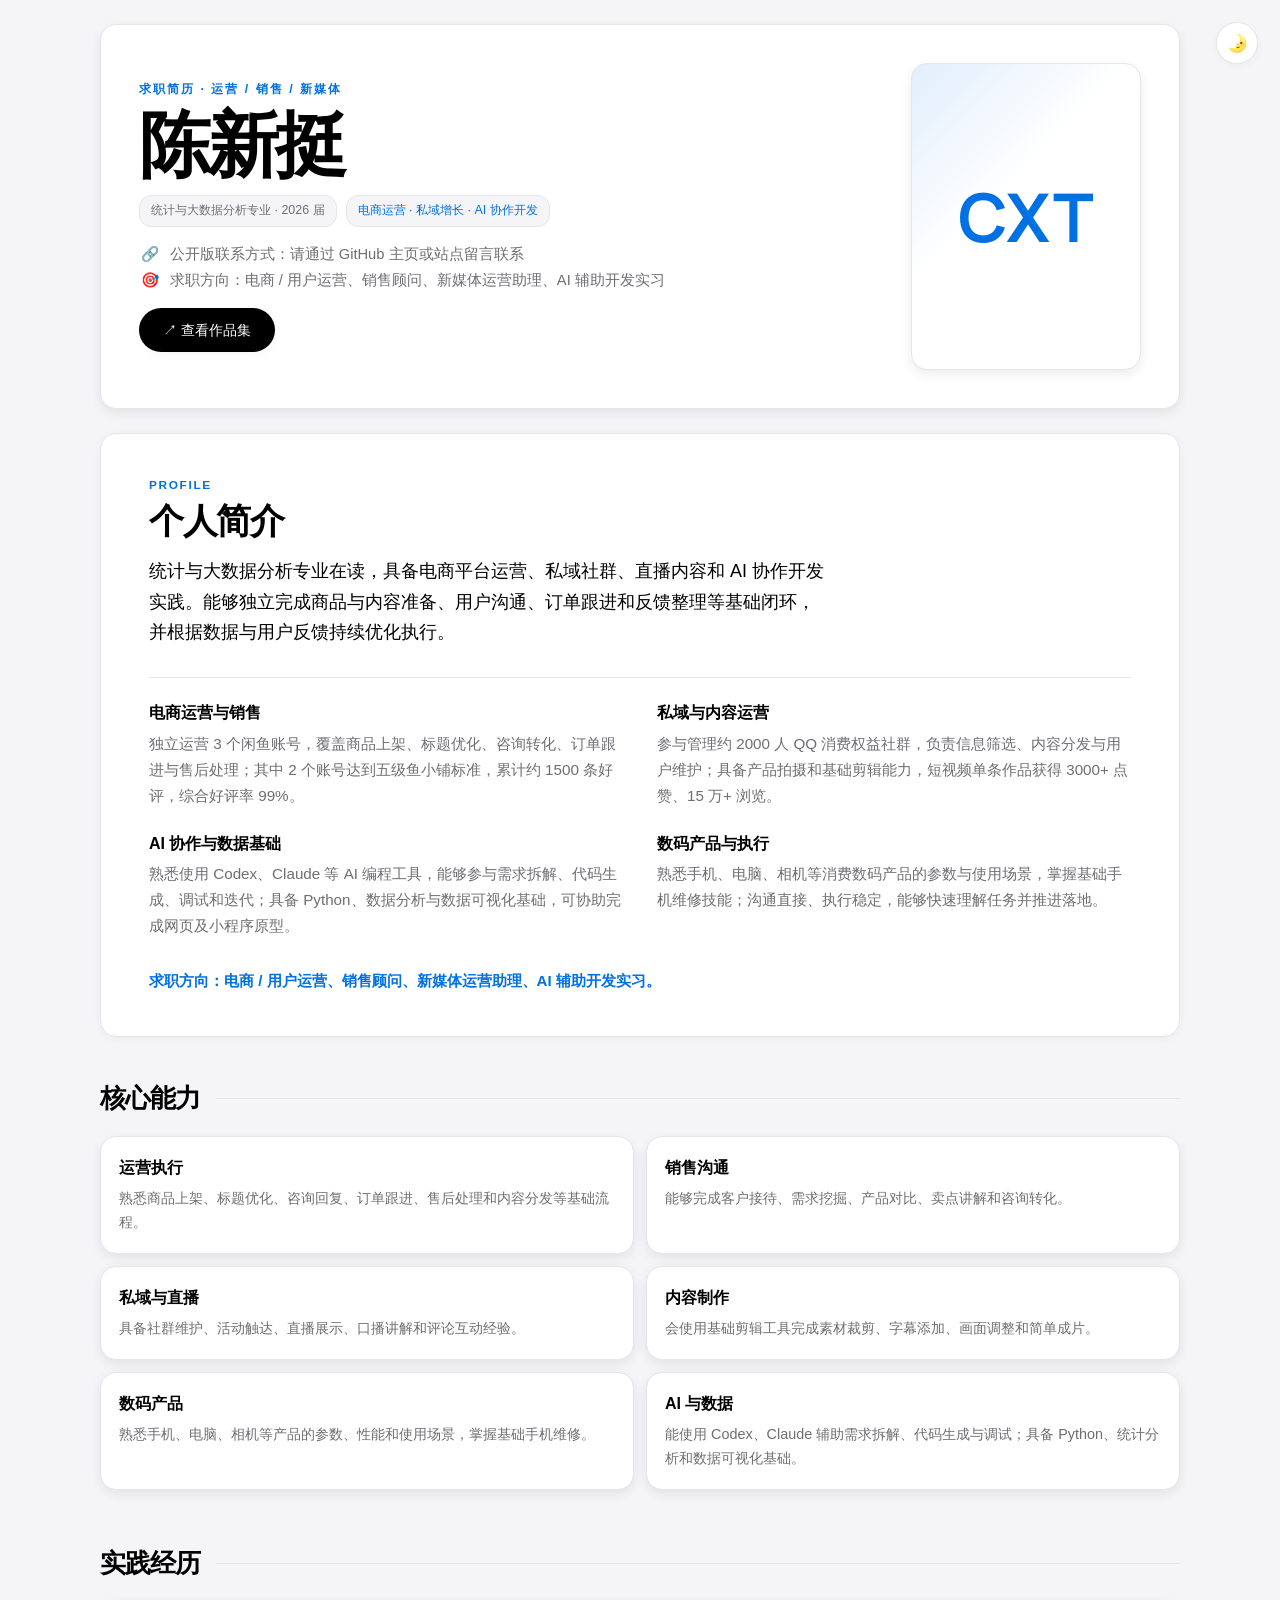
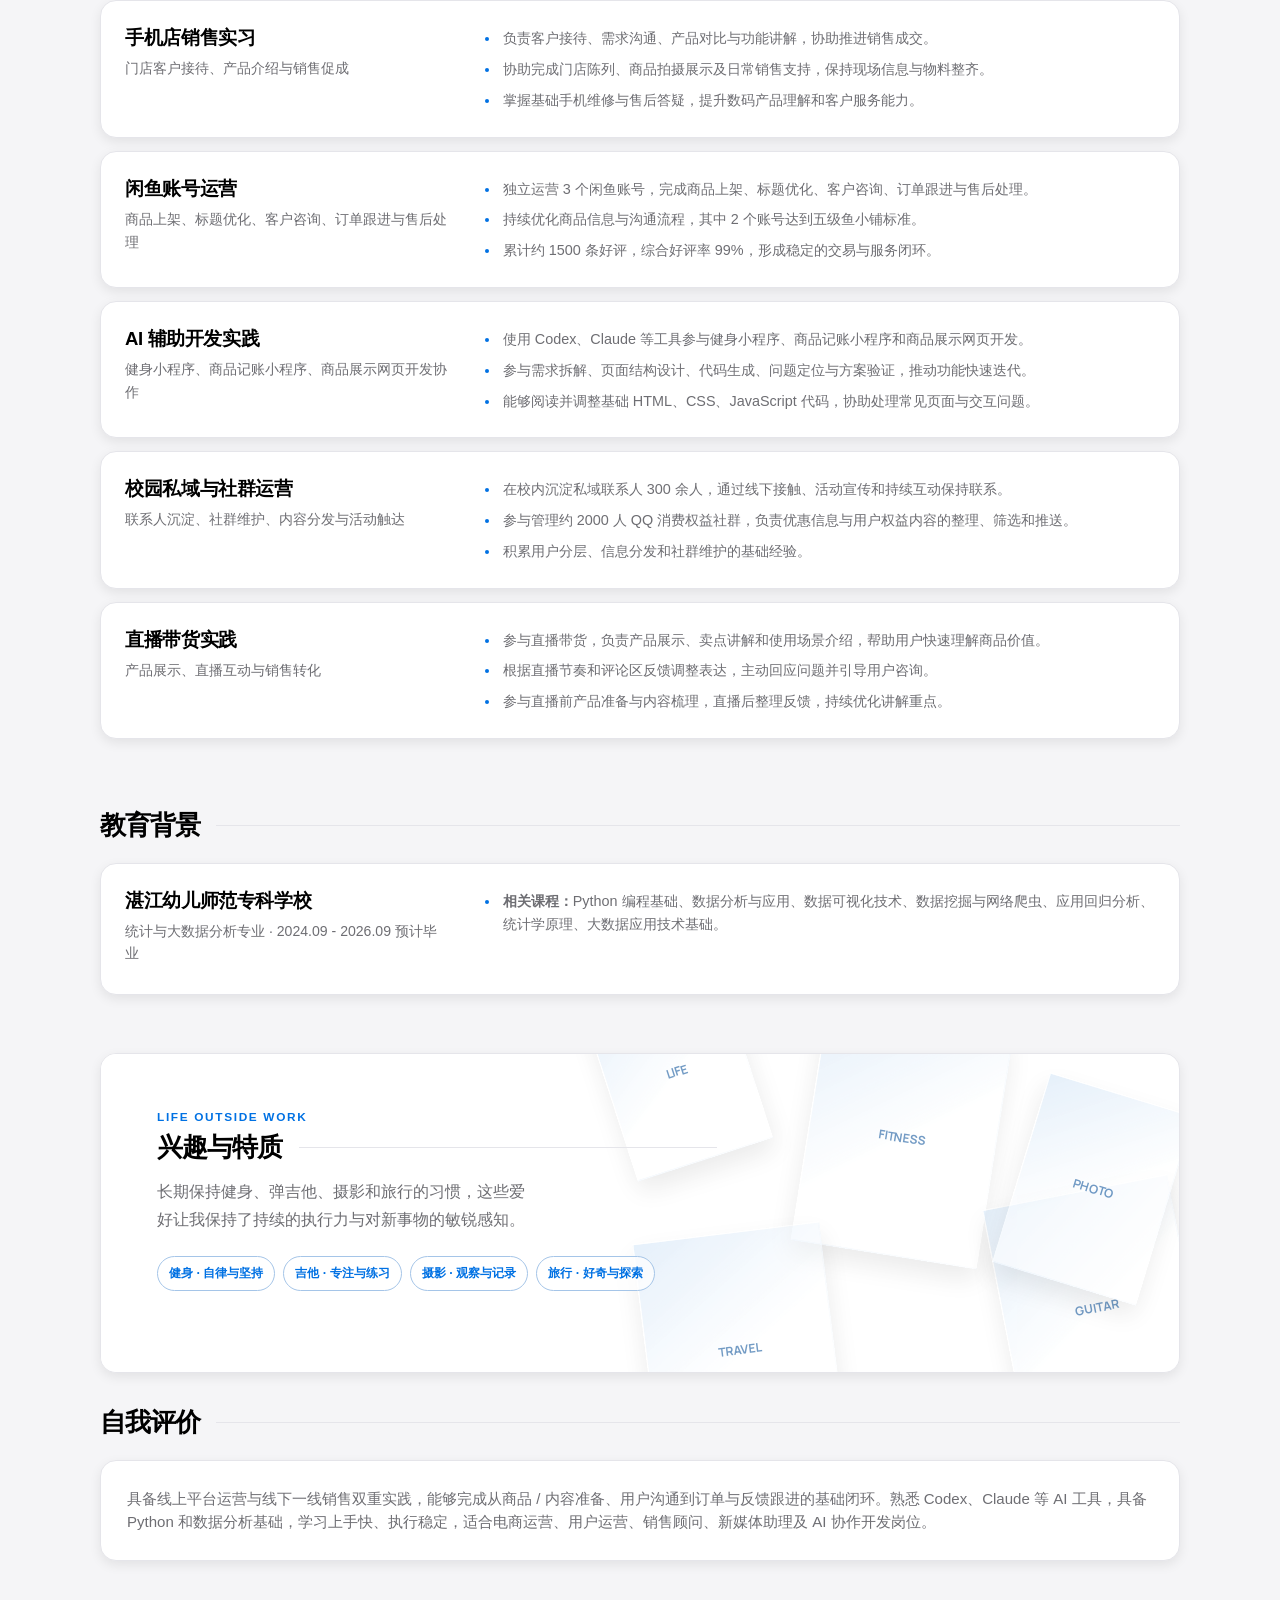
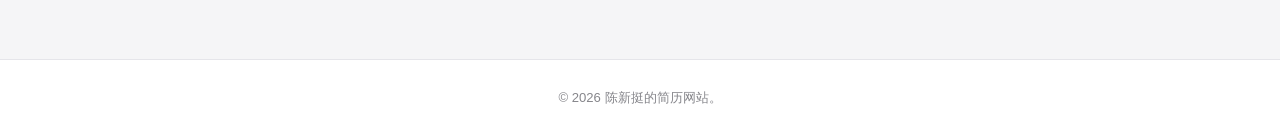
<file: index.html>
<!DOCTYPE html>
<html lang="zh-CN">
<head>
    <meta name="description" content="陈新挺 · 运营/销售/新媒体方向公开版简历，具备电商运营、私域增长与 AI 协作开发经验。">
    <meta charset="UTF-8">
    <meta name="viewport" content="width=device-width, initial-scale=1.0">
    <title>陈新挺的个人简历</title>
    <link rel="stylesheet" href="styles.css">
    <link rel="preconnect" href="https://fonts.googleapis.com">
    <link href="https://fonts.googleapis.com/css2?family=Manrope:wght@400;500;600;700&family=Noto+Serif+SC:wght@500;700&family=Noto+Sans+SC:wght@400;500;700&display=swap" rel="stylesheet">
</head>
<body>
    <header>
        <div class="container header-container">
            <button id="theme-toggle" class="theme-toggle" type="button" aria-label="切换深色主题" title="切换主题">🌛</button>
            <div class="profile-info">
                <p class="eyebrow">求职简历 · 运营 / 销售 / 新媒体</p>
                <h1>陈新挺</h1>
                <div class="subtitle-row">
                    <p class="subtitle">统计与大数据分析专业 · 2026 届</p>
                    <p class="collaboration-note">电商运营 · 私域增长 · AI 协作开发</p>
                </div>
                <p><span class="icon">🔗</span> 公开版联系方式：请通过 GitHub 主页或站点留言联系</p>
                <p><span class="icon">🎯</span> 求职方向：电商 / 用户运营、销售顾问、新媒体运营助理、AI 辅助开发实习</p>
                <div class="links">
                    <a href="zpj.html" class="button button-secondary">↗ 查看作品集</a>
                </div>
            </div>
            <div class="portrait-frame portrait-placeholder" aria-label="公开版头像占位">
                <span>CXT</span>
            </div>
        </div>
    </header>

    <script>
        const themeToggle = document.getElementById('theme-toggle');

        function updateThemeControl() {
            const isDark = document.documentElement.classList.contains('dark-theme');
            themeToggle.textContent = isDark ? '🌞' : '🌛';
            themeToggle.setAttribute('aria-label', isDark ? '切换浅色主题' : '切换深色主题');
        }

        try {
            if (localStorage.getItem('theme') === 'dark') {
                document.documentElement.classList.add('dark-theme');
            }
        } catch (error) {
            // 浏览器禁止本地存储时，页面仍然可以正常使用。
        }
        updateThemeControl();

        themeToggle.addEventListener('click', () => {
            document.documentElement.classList.toggle('dark-theme');
            const isDark = document.documentElement.classList.contains('dark-theme');
            updateThemeControl();
            try {
                localStorage.setItem('theme', isDark ? 'dark' : 'light');
            } catch (error) {
                // 忽略存储错误，不打断主题切换。
            }
        });

        document.addEventListener('DOMContentLoaded', () => {
            document.querySelectorAll('a[target="_blank"]').forEach((link) => {
                link.setAttribute('rel', 'noopener noreferrer');
            });
        });
    </script>

    <section class="intro" aria-labelledby="intro-title">
        <div class="container">
            <div class="intro-heading">
                <p class="section-kicker">PROFILE</p>
                <h2 id="intro-title">个人简介</h2>
                <p class="intro-lead">
                    统计与大数据分析专业在读，具备电商平台运营、私域社群、直播内容和 AI 协作开发实践。能够独立完成商品与内容准备、用户沟通、订单跟进和反馈整理等基础闭环，并根据数据与用户反馈持续优化执行。
                </p>
            </div>

            <div class="intro-grid">
                <article class="intro-point">
                    <h3>电商运营与销售</h3>
                    <p>独立运营 3 个闲鱼账号，覆盖商品上架、标题优化、咨询转化、订单跟进与售后处理；其中 2 个账号达到五级鱼小铺标准，累计约 1500 条好评，综合好评率 99%。</p>
                </article>
                <article class="intro-point">
                    <h3>私域与内容运营</h3>
                    <p>参与管理约 2000 人 QQ 消费权益社群，负责信息筛选、内容分发与用户维护；具备产品拍摄和基础剪辑能力，短视频单条作品获得 3000+ 点赞、15 万+ 浏览。</p>
                </article>
                <article class="intro-point">
                    <h3>AI 协作与数据基础</h3>
                    <p>熟悉使用 Codex、Claude 等 AI 编程工具，能够参与需求拆解、代码生成、调试和迭代；具备 Python、数据分析与数据可视化基础，可协助完成网页及小程序原型。</p>
                </article>
                <article class="intro-point">
                    <h3>数码产品与执行</h3>
                    <p>熟悉手机、电脑、相机等消费数码产品的参数与使用场景，掌握基础手机维修技能；沟通直接、执行稳定，能够快速理解任务并推进落地。</p>
                </article>
            </div>

            <p class="highlight">
                求职方向：电商 / 用户运营、销售顾问、新媒体运营助理、AI 辅助开发实习。
            </p>
        </div>
    </section>

    <main>
        <div class="container">
<section class="education-section">
    <h2>教育背景</h2>
    <div class="experience-item" style="margin-bottom: 0;">
        <div class="details">
            <h3>湛江幼儿师范专科学校</h3>
            <p>统计与大数据分析专业 · 2024.09 - 2026.09 预计毕业</p>
        </div>
        <div class="content">
            <ul>
                <li><strong>相关课程：</strong>Python 编程基础、数据分析与应用、数据可视化技术、数据挖掘与网络爬虫、应用回归分析、统计学原理、大数据应用技术基础。</li>
            </ul>
        </div>
    </div>
</section>

            <section class="experience-section">
                <h2>实践经历</h2>
                <div class="experience-item">
                    <div class="details">
                        <h3>手机店销售实习</h3>
                        <p>门店客户接待、产品介绍与销售促成</p>
                    </div>
                    <div class="content">
                        <ul>
                            <li>负责客户接待、需求沟通、产品对比与功能讲解，协助推进销售成交。</li>
                            <li>协助完成门店陈列、商品拍摄展示及日常销售支持，保持现场信息与物料整齐。</li>
                            <li>掌握基础手机维修与售后答疑，提升数码产品理解和客户服务能力。</li>
                        </ul>
                    </div>
                </div>

                <div class="experience-item">
                    <div class="details">
                        <h3>闲鱼账号运营</h3>
                        <p>商品上架、标题优化、客户咨询、订单跟进与售后处理</p>
                    </div>
                    <div class="content">
                        <ul>
                            <li>独立运营 3 个闲鱼账号，完成商品上架、标题优化、客户咨询、订单跟进与售后处理。</li>
                            <li>持续优化商品信息与沟通流程，其中 2 个账号达到五级鱼小铺标准。</li>
                            <li>累计约 1500 条好评，综合好评率 99%，形成稳定的交易与服务闭环。</li>
                        </ul>
                    </div>
                </div>

                <div class="experience-item">
                    <div class="details">
                        <h3>AI 辅助开发实践</h3>
                        <p>健身小程序、商品记账小程序、商品展示网页开发协作</p>
                    </div>
                    <div class="content">
                        <ul>
                            <li>使用 Codex、Claude 等工具参与健身小程序、商品记账小程序和商品展示网页开发。</li>
                            <li>参与需求拆解、页面结构设计、代码生成、问题定位与方案验证，推动功能快速迭代。</li>
                            <li>能够阅读并调整基础 HTML、CSS、JavaScript 代码，协助处理常见页面与交互问题。</li>
                        </ul>
                    </div>
                </div>

                <div class="experience-item">
                    <div class="details">
                        <h3>校园私域与社群运营</h3>
                        <p>联系人沉淀、社群维护、内容分发与活动触达</p>
                    </div>
                    <div class="content">
                        <ul>
                            <li>在校内沉淀私域联系人 300 余人，通过线下接触、活动宣传和持续互动保持联系。</li>
                            <li>参与管理约 2000 人 QQ 消费权益社群，负责优惠信息与用户权益内容的整理、筛选和推送。</li>
                            <li>积累用户分层、信息分发和社群维护的基础经验。</li>
                        </ul>
                    </div>
                </div>

                <div class="experience-item">
                    <div class="details">
                        <h3>直播带货实践</h3>
                        <p>产品展示、直播互动与销售转化</p>
                    </div>
                    <div class="content">
                        <ul>
                            <li>参与直播带货，负责产品展示、卖点讲解和使用场景介绍，帮助用户快速理解商品价值。</li>
                            <li>根据直播节奏和评论区反馈调整表达，主动回应问题并引导用户咨询。</li>
                            <li>参与直播前产品准备与内容梳理，直播后整理反馈，持续优化讲解重点。</li>
                        </ul>
                    </div>
                </div>
            </section>

            <section class="skills-section">
                <h2>核心能力</h2>
                <ul class="skills-list">
                    <li><strong>运营执行</strong>熟悉商品上架、标题优化、咨询回复、订单跟进、售后处理和内容分发等基础流程。</li>
                    <li><strong>销售沟通</strong>能够完成客户接待、需求挖掘、产品对比、卖点讲解和咨询转化。</li>
                    <li><strong>私域与直播</strong>具备社群维护、活动触达、直播展示、口播讲解和评论互动经验。</li>
                    <li><strong>内容制作</strong>会使用基础剪辑工具完成素材裁剪、字幕添加、画面调整和简单成片。</li>
                    <li><strong>数码产品</strong>熟悉手机、电脑、相机等产品的参数、性能和使用场景，掌握基础手机维修。</li>
                    <li><strong>AI 与数据</strong>能使用 Codex、Claude 辅助需求拆解、代码生成与调试；具备 Python、统计分析和数据可视化基础。</li>
                </ul>
            </section>

            <section class="summary-section">
                <h2>自我评价</h2>
                <div class="summary-card">
                    <p>
                        具备线上平台运营与线下一线销售双重实践，能够完成从商品 / 内容准备、用户沟通到订单与反馈跟进的基础闭环。熟悉 Codex、Claude 等 AI 工具，具备 Python 和数据分析基础，学习上手快、执行稳定，适合电商运营、用户运营、销售顾问、新媒体助理及 AI 协作开发岗位。
                    </p>
                </div>
            </section>

            <section class="interests-section" aria-labelledby="interests-title">
                <div class="interest-shell">
                    <div class="interest-collage" aria-hidden="true">
                        <span class="hobby-photo hobby-photo-1">FITNESS</span>
                        <span class="hobby-photo hobby-photo-2">GUITAR</span>
                        <span class="hobby-photo hobby-photo-3">PHOTO</span>
                        <span class="hobby-photo hobby-photo-4">TRAVEL</span>
                        <span class="hobby-photo hobby-photo-5">LIFE</span>
                    </div>
                    <div class="interest-content">
                        <p class="section-kicker">LIFE OUTSIDE WORK</p>
                        <h2 id="interests-title">兴趣与特质</h2>
                        <p>长期保持健身、弹吉他、摄影和旅行的习惯，这些爱好让我保持了持续的执行力与对新事物的敏锐感知。</p>
                        <div class="interest-tags" aria-label="兴趣标签">
                            <span>健身 · 自律与坚持</span>
                            <span>吉他 · 专注与练习</span>
                            <span>摄影 · 观察与记录</span>
                            <span>旅行 · 好奇与探索</span>
                        </div>
                    </div>
                </div>
            </section>
        </div>
    </main>

    <footer>
        <div class="container">
            <p>&copy; 2026 陈新挺的简历网站。</p>
        </div>
    </footer>
</body>
</html>
</file>
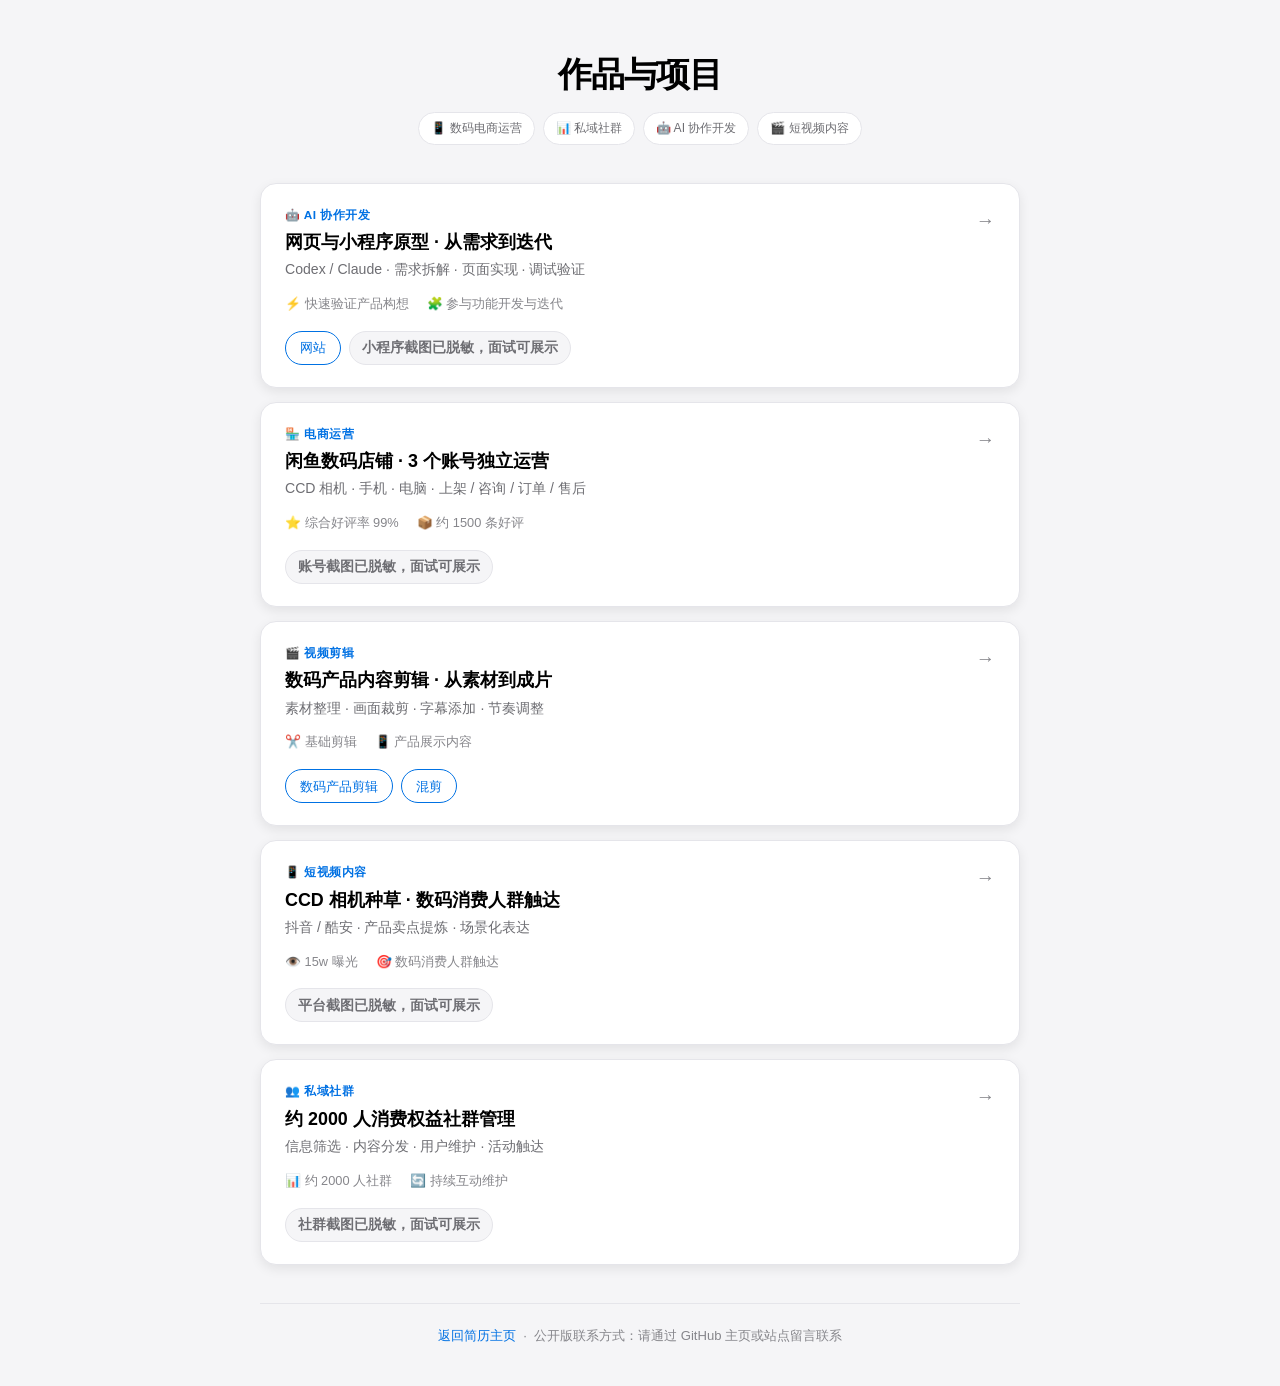
<file: zpj.html>
<!DOCTYPE html>
<html lang="zh-CN">
<head>
    <meta charset="UTF-8" />
    <meta name="viewport" content="width=device-width, initial-scale=1.0" />
    <title>陈新挺 | 作品与项目</title>
    <link rel="stylesheet" href="styles.css">
    <link rel="stylesheet" href="portfolio.css">
</head>
<body>

<div class="portfolio-container">

    <!-- 头部 -->
    <div class="portfolio-header">
        <h1>作品与项目</h1>
        <div class="badges">
            <span class="badge">📱 数码电商运营</span>
            <span class="badge">📊 私域社群</span>
            <span class="badge">🤖 AI 协作开发</span>
            <span class="badge">🎬 短视频内容</span>
        </div>
    </div>

    <!-- 作品列表 -->
    <div class="portfolio-grid">

        <!-- 卡片1：AI辅助开发 -->
        <article class="portfolio-card">
            <span class="arrow">→</span>
            <div class="label">🤖 AI 协作开发</div>
            <div class="title">网页与小程序原型 · 从需求到迭代</div>
            <div class="meta">Codex / Claude · 需求拆解 · 页面实现 · 调试验证</div>
            <div class="stats">
                <span>⚡ 快速验证产品构想</span>
                <span>🧩 参与功能开发与迭代</span>
            </div>
            <div class="portfolio-actions" aria-label="AI 编程作品链接">
                <a href="网站1.html" target="_blank" rel="noopener noreferrer" class="portfolio-button">网站</a>
                <span class="portfolio-note">小程序截图已脱敏，面试可展示</span>
            </div>
        </article>

        <!-- 卡片2：闲鱼店铺 -->
        <article class="portfolio-card">
            <span class="arrow">→</span>
            <div class="label">🏪 电商运营</div>
            <div class="title">闲鱼数码店铺 · 3 个账号独立运营</div>
            <div class="meta">CCD 相机 · 手机 · 电脑 · 上架 / 咨询 / 订单 / 售后</div>
            <div class="stats">
                <span>⭐ 综合好评率 99%</span>
                <span>📦 约 1500 条好评</span>
            </div>
            <div class="portfolio-actions" aria-label="闲鱼店铺截图说明">
                <span class="portfolio-note">账号截图已脱敏，面试可展示</span>
            </div>
        </article>

        <!-- 卡片3：剪辑作品 -->
        <article class="portfolio-card">
            <span class="arrow">→</span>
            <div class="label">🎬 视频剪辑</div>
            <div class="title">数码产品内容剪辑 · 从素材到成片</div>
            <div class="meta">素材整理 · 画面裁剪 · 字幕添加 · 节奏调整</div>
            <div class="stats">
                <span>✂️ 基础剪辑</span>
                <span>📱 产品展示内容</span>
            </div>
            <div class="portfolio-actions" aria-label="视频剪辑作品链接">
                <a href="https://www.bilibili.com/video/BV1JXNg6LEec?vd_source=3d0a8154f5bc308414561d231602cea7" target="_blank" rel="noopener noreferrer" class="portfolio-button">数码产品剪辑</a>
                <a href="https://www.bilibili.com/video/BV16XNg6LEBw?vd_source=3d0a8154f5bc308414561d231602cea7" target="_blank" rel="noopener noreferrer" class="portfolio-button">混剪</a>
            </div>
        </article>

        <!-- 卡片4：短视频种草 -->
        <article class="portfolio-card">
            <span class="arrow">→</span>
            <div class="label">📱 短视频内容</div>
            <div class="title">CCD 相机种草 · 数码消费人群触达</div>
            <div class="meta">抖音 / 酷安 · 产品卖点提炼 · 场景化表达</div>
            <div class="stats">
                <span>👁️ 15w 曝光</span>
                <span>🎯 数码消费人群触达</span>
            </div>
            <div class="portfolio-actions" aria-label="短视频截图说明">
                <span class="portfolio-note">平台截图已脱敏，面试可展示</span>
            </div>
        </article>

        <!-- 卡片5：社群运营 -->
        <article class="portfolio-card">
            <span class="arrow">→</span>
            <div class="label">👥 私域社群</div>
            <div class="title">约 2000 人消费权益社群管理</div>
            <div class="meta">信息筛选 · 内容分发 · 用户维护 · 活动触达</div>
            <div class="stats">
                <span>📊 约 2000 人社群</span>
                <span>🔄 持续互动维护</span>
            </div>
            <div class="portfolio-actions" aria-label="社群截图说明">
                <span class="portfolio-note">社群截图已脱敏，面试可展示</span>
            </div>
        </article>

    </div>

    <!-- 页脚 -->
    <div class="portfolio-footer">
        <a href="index.html">返回简历主页</a> &nbsp;·&nbsp; 公开版联系方式：请通过 GitHub 主页或站点留言联系
    </div>

</div>

</body>
</html>
</file>
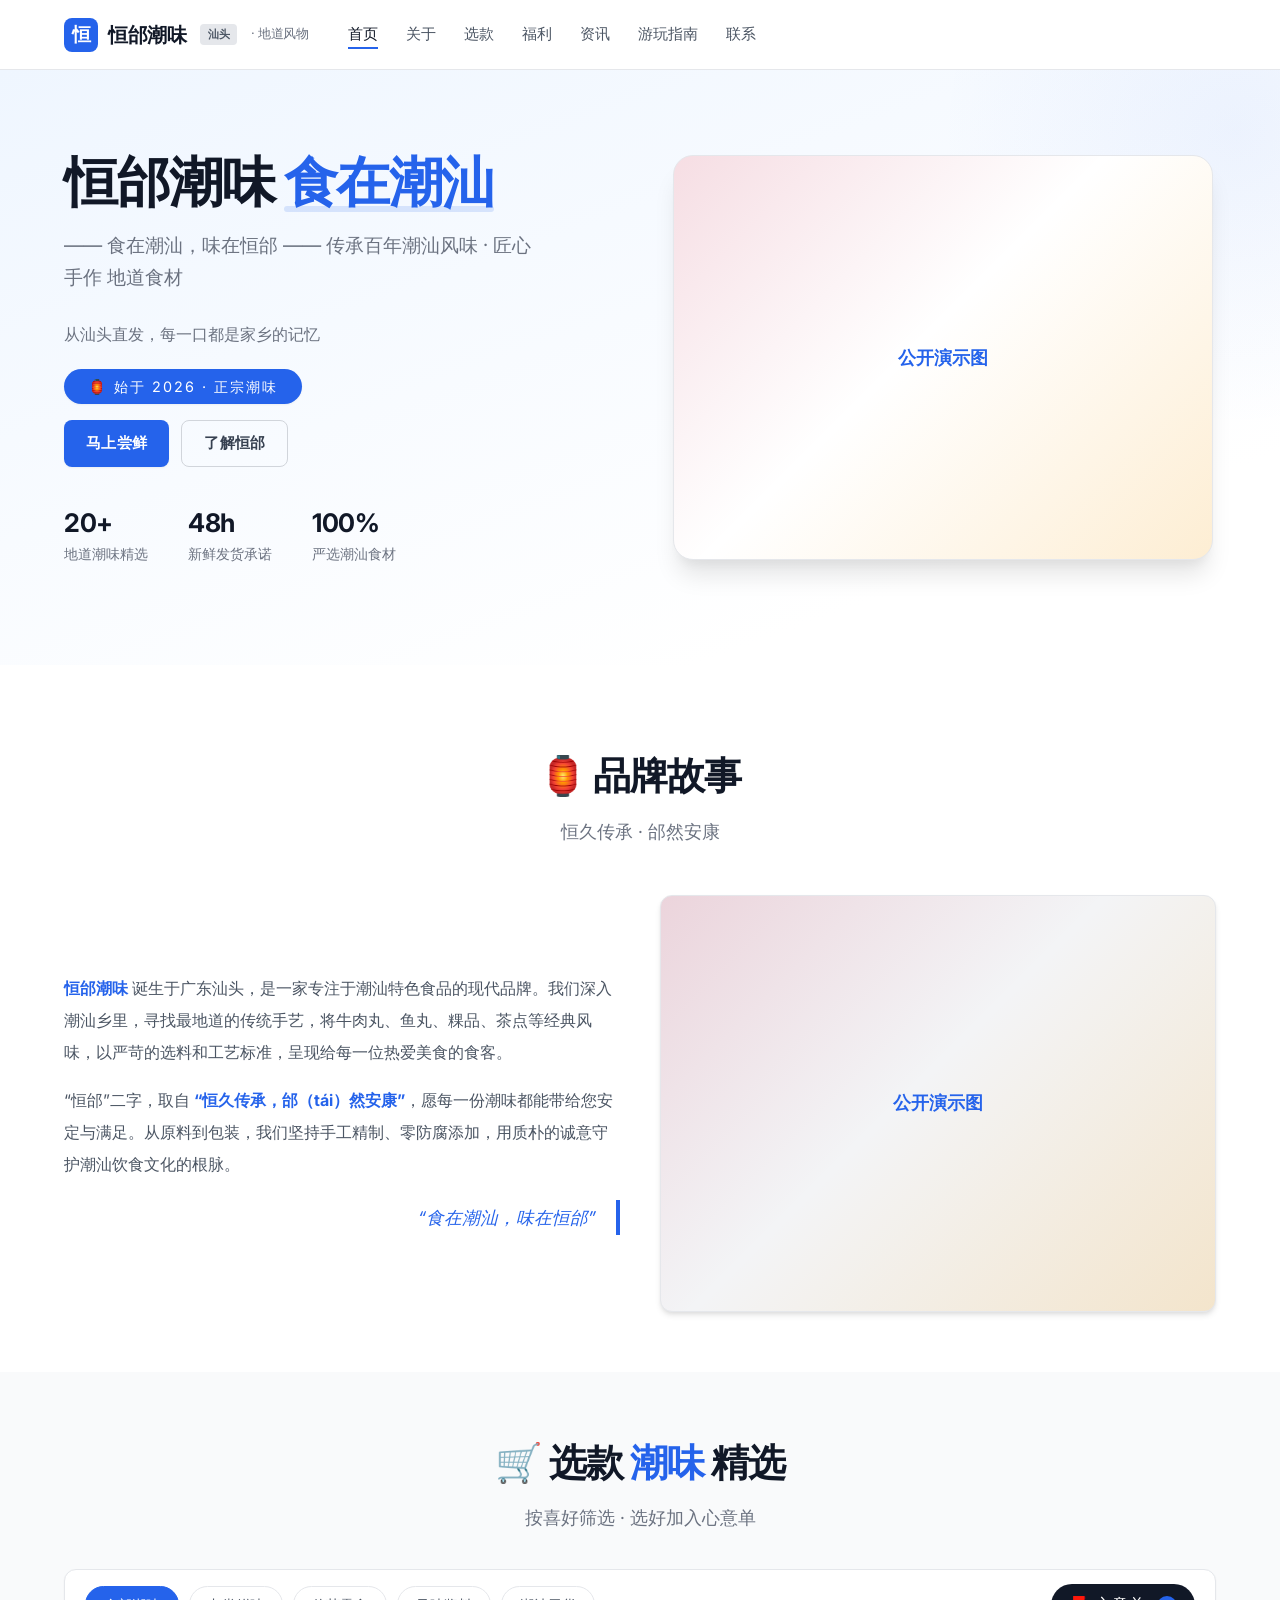
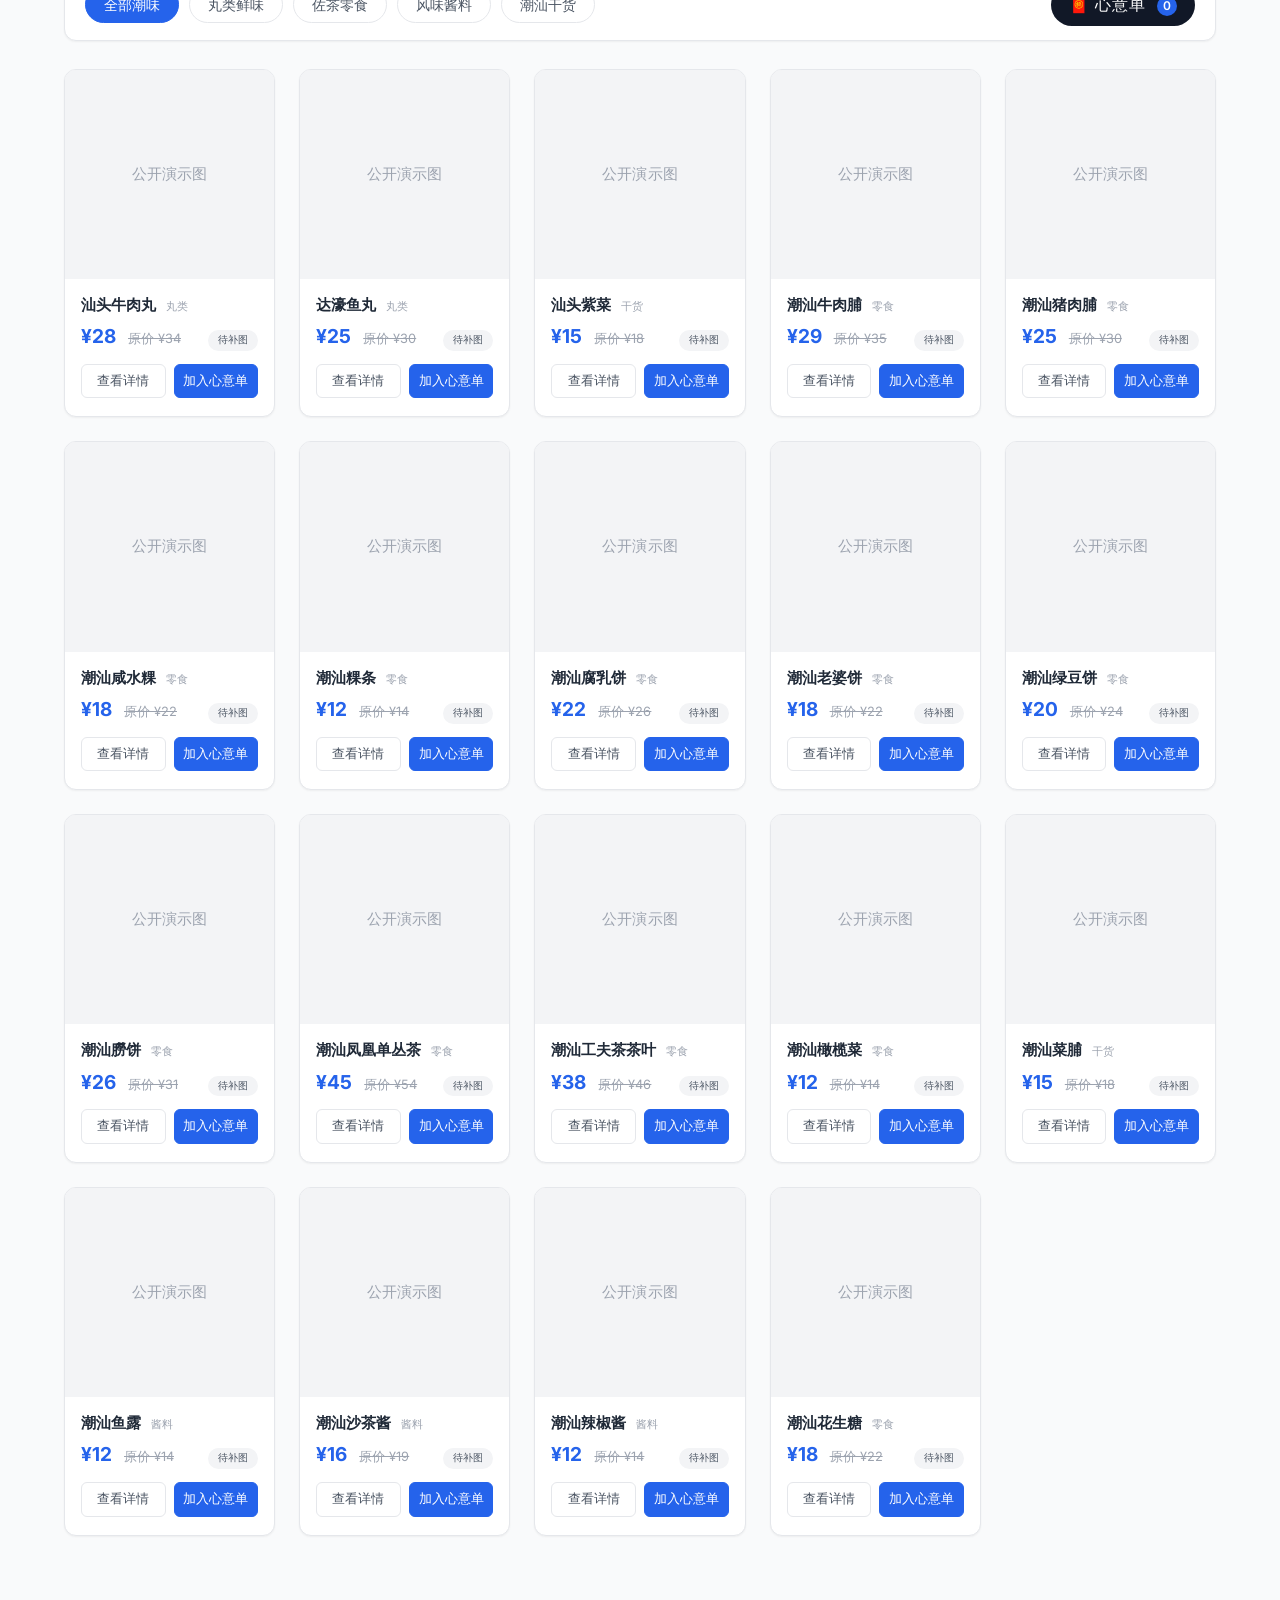
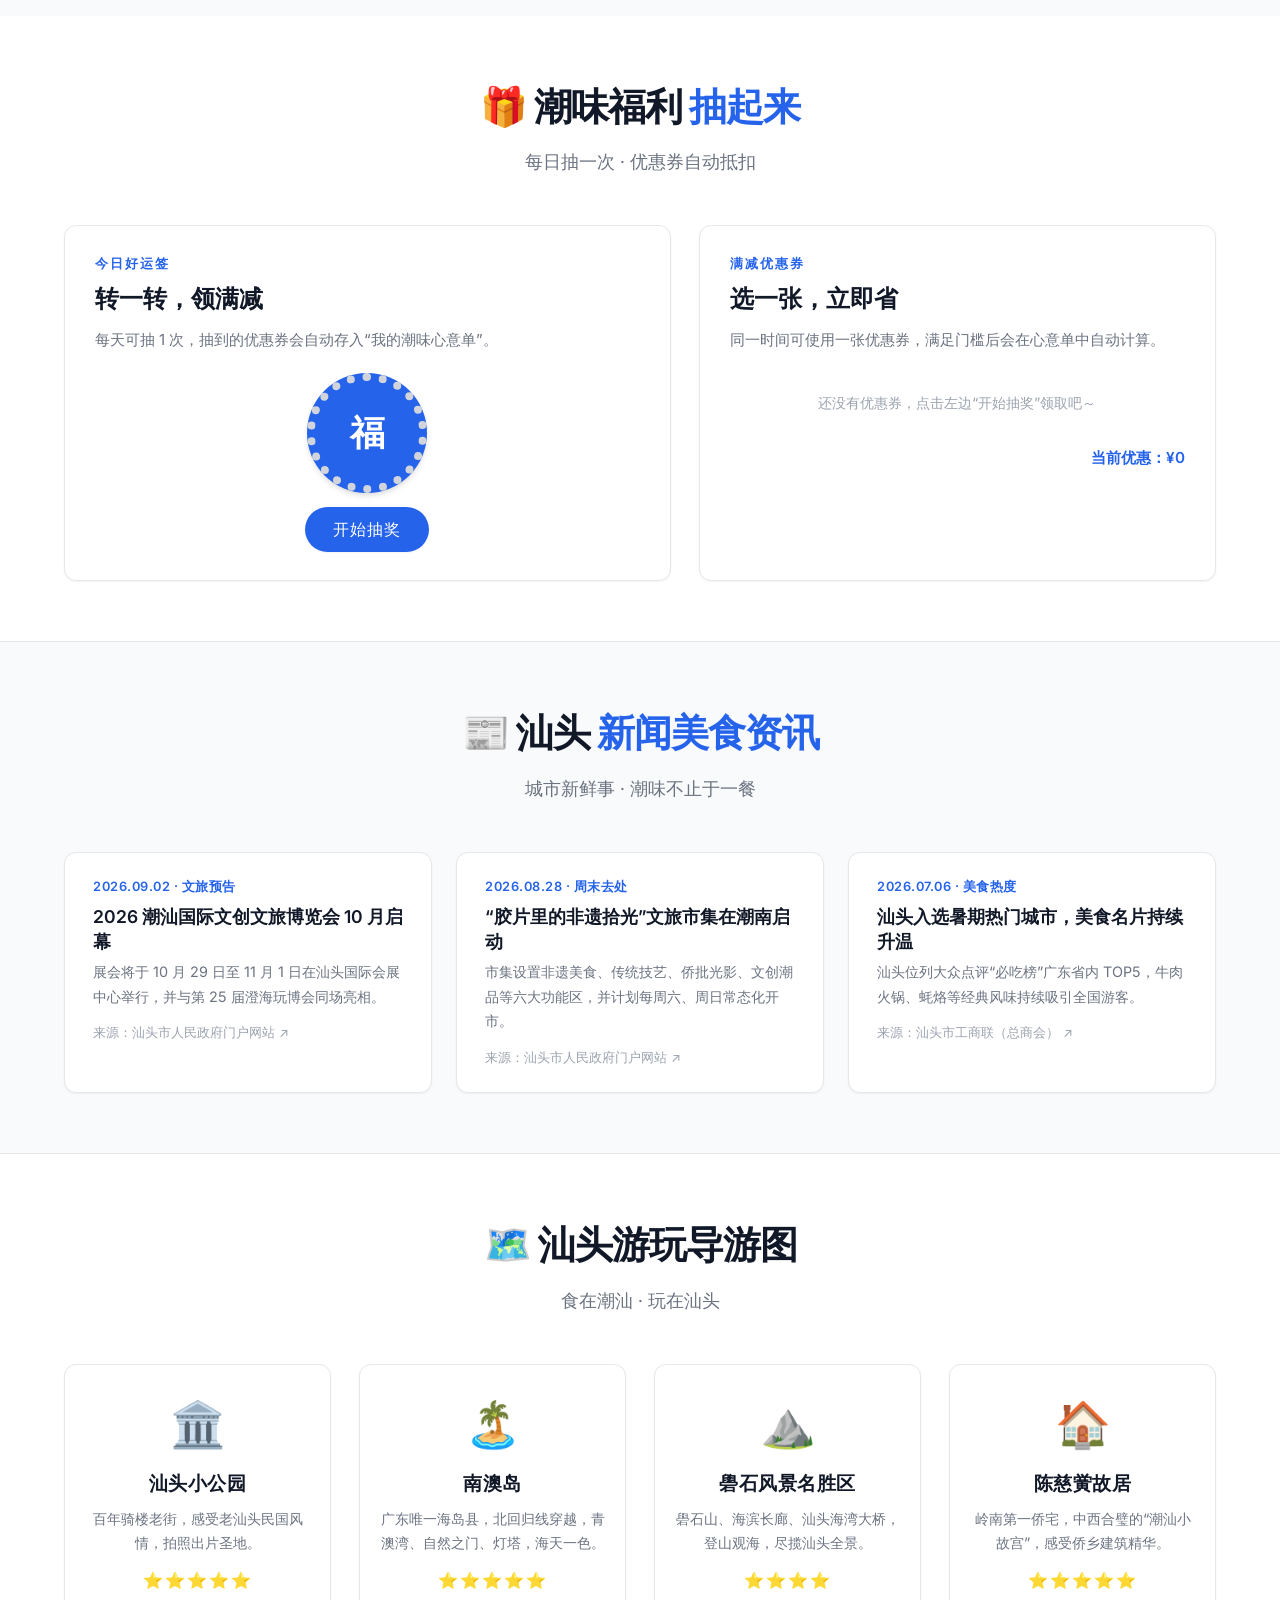
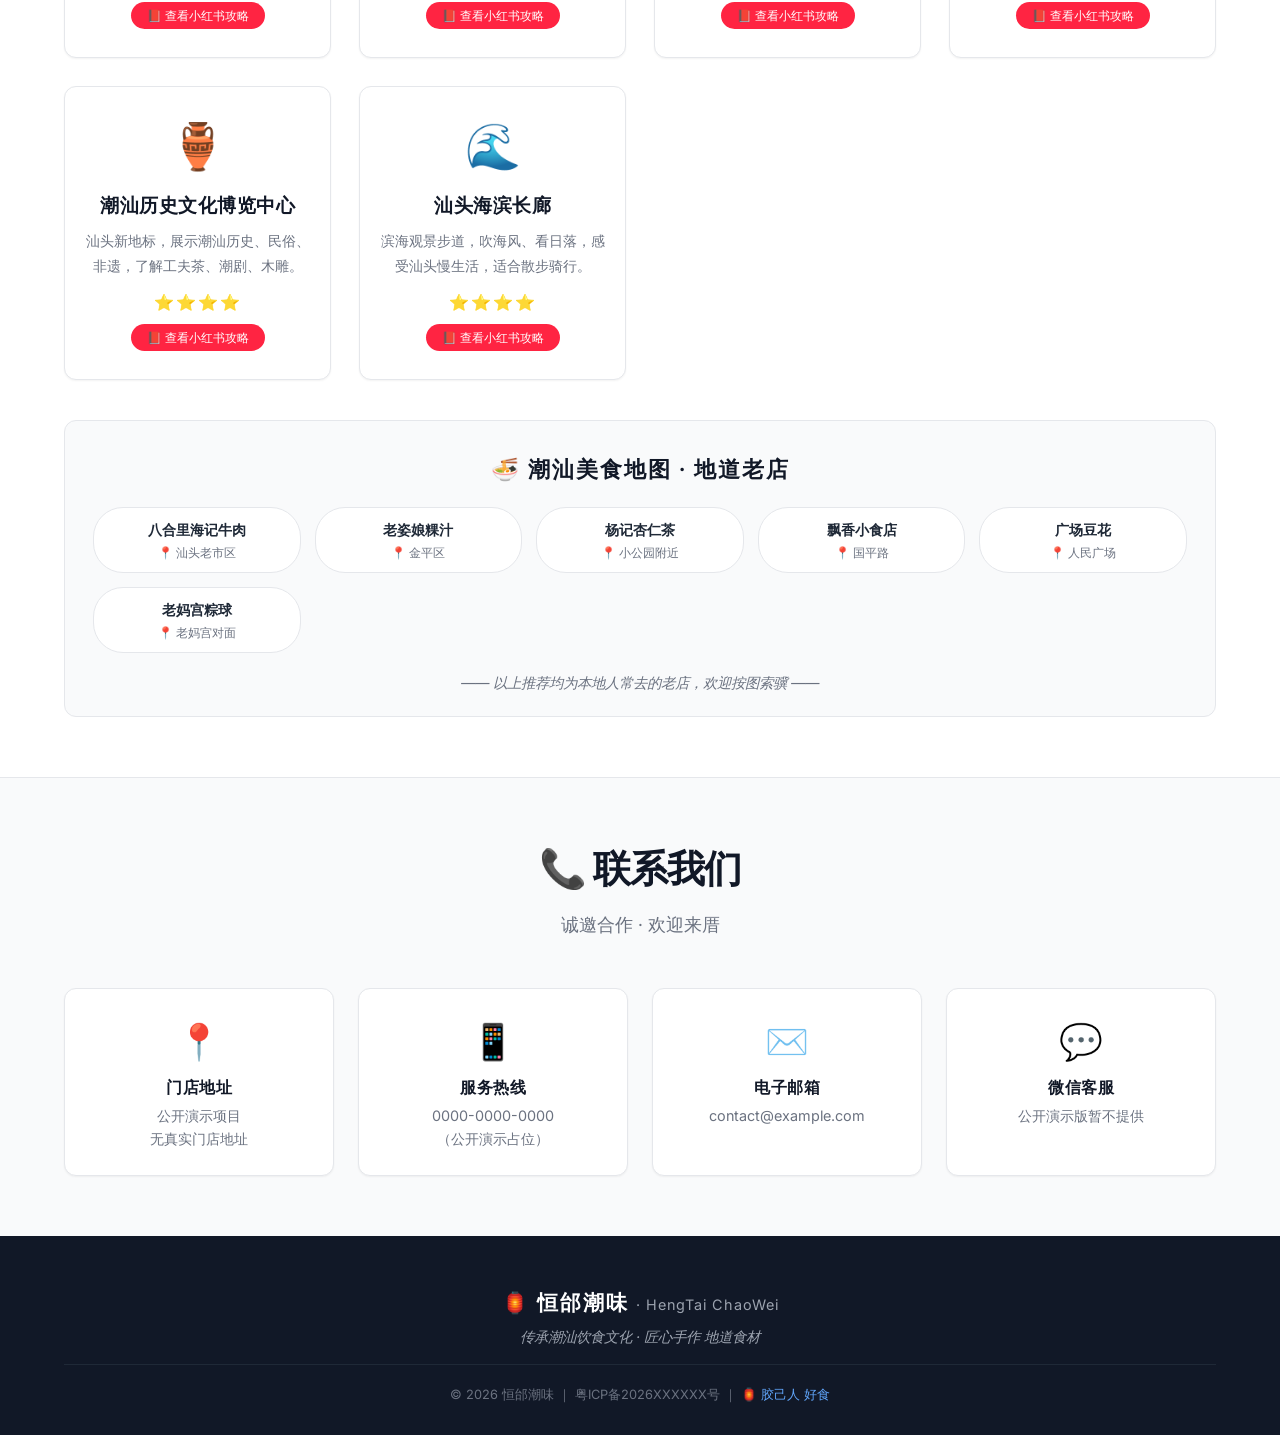
<file: 网站1.html>
<!DOCTYPE html>
<html lang="zh-CN">
<head>
    <meta charset="UTF-8">
    <meta name="viewport" content="width=device-width, initial-scale=1.0">
    <title>恒邰潮味 · 潮汕特产</title>
    <!-- Inter 字体 -->
    <link rel="preconnect" href="https://fonts.googleapis.com">
    <link rel="preconnect" href="https://fonts.gstatic.com" crossorigin>
    <link href="https://fonts.googleapis.com/css2?family=Inter:opsz,wght@14..32,300;14..32,400;14..32,500;14..32,600;14..32,700;14..32,800&display=swap" rel="stylesheet">
    <style>
        /* ===== 全局重置 & SaaS 风格 ===== */
        * {
            margin: 0;
            padding: 0;
            box-sizing: border-box;
        }

        :root {
            --primary: #2563eb;
            --primary-dark: #1d4ed8;
            --primary-light: #60a5fa;
            --primary-bg: #eff6ff;
            --gray-50: #f9fafb;
            --gray-100: #f3f4f6;
            --gray-200: #e5e7eb;
            --gray-300: #d1d5db;
            --gray-400: #9ca3af;
            --gray-500: #6b7280;
            --gray-600: #4b5563;
            --gray-700: #374151;
            --gray-800: #1f2937;
            --gray-900: #111827;
            --white: #ffffff;
            --shadow-sm: 0 1px 2px rgba(0, 0, 0, 0.05);
            --shadow: 0 1px 3px rgba(0, 0, 0, 0.1), 0 1px 2px rgba(0, 0, 0, 0.06);
            --shadow-md: 0 4px 6px -1px rgba(0, 0, 0, 0.1), 0 2px 4px -1px rgba(0, 0, 0, 0.06);
            --shadow-lg: 0 10px 15px -3px rgba(0, 0, 0, 0.1), 0 4px 6px -2px rgba(0, 0, 0, 0.05);
            --shadow-xl: 0 20px 25px -5px rgba(0, 0, 0, 0.1), 0 10px 10px -5px rgba(0, 0, 0, 0.04);
            --radius: 12px;
            --radius-lg: 20px;
            --transition: 0.2s ease;
        }

        html {
            scroll-behavior: smooth;
            font-family: 'Inter', -apple-system, BlinkMacSystemFont, sans-serif;
        }

        body {
            background: var(--white);
            color: var(--gray-800);
            font-family: 'Inter', -apple-system, BlinkMacSystemFont, sans-serif;
            -webkit-font-smoothing: antialiased;
            line-height: 1.6;
        }

        .container {
            max-width: 1200px;
            margin: 0 auto;
            padding: 0 24px;
        }

        /* ===== 按钮 ===== */
        .btn {
            display: inline-flex;
            align-items: center;
            justify-content: center;
            gap: 8px;
            padding: 10px 22px;
            border-radius: 8px;
            font-weight: 600;
            font-size: 0.95rem;
            border: none;
            cursor: pointer;
            transition: all var(--transition);
            text-decoration: none;
            letter-spacing: 0.3px;
            font-family: inherit;
        }
        .btn-primary {
            background: var(--primary);
            color: var(--white);
            box-shadow: var(--shadow-sm);
        }
        .btn-primary:hover {
            background: var(--primary-dark);
            box-shadow: var(--shadow-md);
            transform: translateY(-1px);
        }
        .btn-outline {
            background: transparent;
            color: var(--gray-700);
            border: 1.5px solid var(--gray-300);
        }
        .btn-outline:hover {
            background: var(--gray-50);
            border-color: var(--gray-400);
        }
        .btn-sm {
            padding: 6px 16px;
            font-size: 0.85rem;
            border-radius: 6px;
        }

        /* ===== 导航 ===== */
        .navbar {
            position: sticky;
            top: 0;
            z-index: 100;
            background: rgba(255, 255, 255, 0.92);
            backdrop-filter: blur(12px);
            border-bottom: 1px solid var(--gray-200);
            padding: 0 0;
            height: 70px;
            display: flex;
            align-items: center;
        }
        .navbar .container {
            display: flex;
            justify-content: space-between;
            align-items: center;
            width: 100%;
        }
        .nav-left {
            display: flex;
            align-items: center;
            gap: 40px;
        }
        .nav-logo {
            display: flex;
            align-items: center;
            gap: 10px;
            font-size: 1.25rem;
            font-weight: 700;
            color: var(--gray-900);
            text-decoration: none;
            letter-spacing: -0.5px;
        }
        .nav-logo .logo-icon {
            display: inline-flex;
            align-items: center;
            justify-content: center;
            width: 34px;
            height: 34px;
            background: var(--primary);
            color: white;
            border-radius: 8px;
            font-size: 1.2rem;
            font-weight: 700;
        }
        .nav-logo .seal {
            font-size: 0.7rem;
            background: var(--gray-200);
            padding: 2px 8px;
            border-radius: 4px;
            color: var(--gray-600);
            margin-left: 4px;
        }
        .nav-logo small {
            font-size: 0.8rem;
            font-weight: 400;
            color: var(--gray-500);
            margin-left: 4px;
        }
        .nav-links {
            display: flex;
            gap: 28px;
            list-style: none;
            font-size: 0.95rem;
        }
        .nav-links a {
            text-decoration: none;
            color: var(--gray-600);
            font-weight: 500;
            transition: color var(--transition);
            padding: 4px 0;
            border-bottom: 2px solid transparent;
        }
        .nav-links a:hover,
        .nav-links a.active {
            color: var(--gray-900);
            border-bottom-color: var(--primary);
        }
        .nav-right {
            display: flex;
            align-items: center;
            gap: 16px;
        }
        .mobile-toggle {
            display: none;
            background: none;
            border: none;
            font-size: 1.6rem;
            cursor: pointer;
            color: var(--gray-700);
            padding: 4px;
        }

        /* ===== Hero ===== */
        .hero {
            padding: 80px 0 100px;
            background: linear-gradient(160deg, var(--primary-bg) 0%, var(--white) 80%);
            position: relative;
            overflow: hidden;
        }
        .hero::after {
            content: '';
            position: absolute;
            top: -40%;
            right: -20%;
            width: 600px;
            height: 600px;
            background: radial-gradient(circle, rgba(37, 99, 235, 0.06) 0%, transparent 70%);
            border-radius: 50%;
            pointer-events: none;
        }
        .hero .container {
            display: grid;
            grid-template-columns: 1fr 1fr;
            gap: 60px;
            align-items: center;
            position: relative;
            z-index: 1;
        }
        .hero-content h1 {
            font-size: 3.4rem;
            font-weight: 800;
            line-height: 1.15;
            letter-spacing: -1.5px;
            color: var(--gray-900);
            margin-bottom: 16px;
        }
        .hero-content h1 .highlight {
            color: var(--primary);
            position: relative;
        }
        .hero-content h1 .highlight::after {
            content: '';
            position: absolute;
            bottom: 2px;
            left: 0;
            width: 100%;
            height: 6px;
            background: var(--primary);
            opacity: 0.15;
            border-radius: 4px;
        }
        .hero-sub {
            font-size: 1.2rem;
            color: var(--gray-500);
            max-width: 480px;
            line-height: 1.7;
            margin-bottom: 28px;
        }
        .hero-actions {
            display: flex;
            gap: 12px;
            flex-wrap: wrap;
            margin-top: 16px;
        }
        .hero-facts {
            display: flex;
            gap: 40px;
            margin-top: 36px;
        }
        .hero-fact {
            display: flex;
            flex-direction: column;
        }
        .hero-fact .number {
            font-size: 1.6rem;
            font-weight: 700;
            color: var(--gray-900);
            letter-spacing: -0.5px;
        }
        .hero-fact .label {
            font-size: 0.85rem;
            color: var(--gray-500);
        }
        .hero-visual {
            display: flex;
            justify-content: center;
            align-items: center;
        }
        .hero-screenshot {
            width: 100%;
            max-width: 540px;
            border-radius: var(--radius-lg);
            box-shadow: var(--shadow-xl);
            border: 1px solid var(--gray-200);
            background:
                linear-gradient(135deg, rgba(190, 18, 60, 0.14), transparent 46%),
                linear-gradient(315deg, rgba(245, 158, 11, 0.18), transparent 54%),
                var(--white);
            overflow: hidden;
            aspect-ratio: 4/3;
            object-fit: cover;
            transition: transform 0.3s ease;
        }
        .hero-screenshot:hover {
            transform: scale(1.01);
        }
        .hero-screenshot img {
            width: 100%;
            height: 100%;
            object-fit: cover;
            display: block;
        }
        .demo-image-placeholder {
            width: 100%;
            height: 100%;
            display: flex;
            align-items: center;
            justify-content: center;
            color: var(--primary);
            font-size: 1.15rem;
            font-weight: 700;
            letter-spacing: 0;
        }
        .brand-tag {
            display: inline-block;
            background: var(--primary);
            color: var(--white);
            padding: 6px 24px;
            border-radius: 40px;
            font-size: 0.9rem;
            letter-spacing: 2px;
            margin-top: 10px;
            box-shadow: var(--shadow-sm);
        }

        /* ===== 通用标题 ===== */
        .section-title {
            font-size: 2.4rem;
            font-weight: 700;
            letter-spacing: -1px;
            color: var(--gray-900);
            text-align: center;
            margin-bottom: 10px;
        }
        .section-title .highlight {
            color: var(--primary);
        }
        .section-subtitle {
            text-align: center;
            color: var(--gray-500);
            font-size: 1.1rem;
            max-width: 600px;
            margin: 0 auto 48px;
            line-height: 1.7;
        }

        /* ===== 关于 (卡片网格) ===== */
        .about {
            padding: 80px 0 60px;
            background: var(--white);
        }
        .about-grid {
            display: grid;
            grid-template-columns: 1fr 1fr;
            gap: 40px;
            align-items: center;
        }
        .about-text {
            font-size: 1rem;
            line-height: 2;
            color: var(--gray-600);
        }
        .about-text strong {
            color: var(--primary);
        }
        .about-text .chaoshan-quote {
            display: block;
            margin-top: 20px;
            font-size: 1.1rem;
            color: var(--primary);
            font-style: italic;
            text-align: right;
            border-right: 4px solid var(--primary);
            padding-right: 20px;
        }
        .about-image {
            background: var(--gray-100);
            border-radius: var(--radius);
            aspect-ratio: 4/3;
            display: flex;
            align-items: center;
            justify-content: center;
            font-size: 4.5rem;
            color: var(--gray-400);
            box-shadow: var(--shadow-md);
            background:
                linear-gradient(135deg, rgba(190, 18, 60, 0.14), transparent 46%),
                linear-gradient(315deg, rgba(245, 158, 11, 0.18), transparent 54%),
                var(--gray-100);
            background-size: cover;
            background-position: center;
            border: 1px solid var(--gray-200);
        }
        .about-image::before {
            content: "公开演示图";
            color: var(--primary);
            font-size: 1.1rem;
            font-weight: 700;
        }

        /* ===== 产品网格 (SaaS风格卡片) ===== */
        .products-section {
            padding: 60px 0 80px;
            background: var(--gray-50);
        }
        .shop-toolbar {
            display: flex;
            align-items: center;
            justify-content: space-between;
            gap: 18px;
            margin: -12px 0 28px;
            padding: 14px 20px;
            background: var(--white);
            border: 1px solid var(--gray-200);
            border-radius: var(--radius);
            box-shadow: var(--shadow-sm);
            flex-wrap: wrap;
        }
        .filter-list {
            display: flex;
            gap: 10px;
            flex-wrap: wrap;
        }
        .filter-btn {
            border: 1px solid var(--gray-200);
            color: var(--gray-600);
            background: transparent;
            padding: 6px 18px;
            border-radius: 30px;
            cursor: pointer;
            font: inherit;
            font-size: 0.9rem;
            transition: all var(--transition);
        }
        .filter-btn:hover,
        .filter-btn.active {
            color: var(--white);
            background: var(--primary);
            border-color: var(--primary);
        }
        .cart-trigger {
            border: 0;
            background: var(--gray-900);
            color: var(--white);
            padding: 8px 18px;
            border-radius: 30px;
            cursor: pointer;
            font: inherit;
            letter-spacing: 1px;
            white-space: nowrap;
            transition: background var(--transition);
        }
        .cart-trigger:hover {
            background: var(--gray-700);
        }
        .cart-count {
            display: inline-grid;
            place-items: center;
            min-width: 20px;
            height: 20px;
            margin-left: 6px;
            border-radius: 50%;
            background: var(--primary);
            color: var(--white);
            font-size: 0.75rem;
            font-weight: 600;
        }

        .grid {
            display: grid;
            grid-template-columns: repeat(auto-fill, minmax(200px, 1fr));
            gap: 24px;
        }
        .product-card {
            background: var(--white);
            border-radius: var(--radius);
            border: 1px solid var(--gray-200);
            overflow: hidden;
            transition: all var(--transition);
            box-shadow: var(--shadow-sm);
            cursor: default;
            position: relative;
        }
        .product-card:hover {
            box-shadow: var(--shadow-md);
            transform: translateY(-4px);
            border-color: var(--gray-300);
        }
        .product-card .img-wrapper {
            aspect-ratio: 1/1;
            overflow: hidden;
            background: var(--gray-100);
        }
        .product-card .img-wrapper img {
            width: 100%;
            height: 100%;
            object-fit: cover;
            display: block;
            transition: transform 0.4s ease;
        }
        .product-card:hover .img-wrapper img {
            transform: scale(1.04);
        }
        .product-card .card-body {
            padding: 14px 16px 18px;
        }
        .product-card .product-name {
            font-weight: 600;
            font-size: 0.95rem;
            color: var(--gray-800);
            margin-bottom: 4px;
        }
        .product-card .product-name small {
            font-size: 0.7rem;
            color: var(--gray-400);
            font-weight: 400;
            margin-left: 6px;
        }
        .product-card .price-row {
            display: flex;
            align-items: baseline;
            gap: 12px;
            flex-wrap: wrap;
            margin-top: 4px;
        }
        .product-card .price-current {
            font-weight: 700;
            color: var(--primary);
            font-size: 1.2rem;
        }
        .product-card .price-original {
            font-size: 0.8rem;
            color: var(--gray-400);
            text-decoration: line-through;
        }
        .product-card .badge {
            font-size: 0.65rem;
            background: var(--gray-100);
            color: var(--gray-600);
            padding: 2px 10px;
            border-radius: 20px;
            margin-left: auto;
        }
        .product-card .card-actions {
            display: flex;
            gap: 8px;
            margin-top: 12px;
        }
        .product-card .card-btn {
            flex: 1;
            padding: 6px 0;
            border-radius: 6px;
            border: 1px solid var(--gray-200);
            background: var(--white);
            color: var(--gray-600);
            cursor: pointer;
            font: inherit;
            font-size: 0.8rem;
            transition: all var(--transition);
            text-align: center;
        }
        .product-card .card-btn.add {
            background: var(--primary);
            border-color: var(--primary);
            color: var(--white);
        }
        .product-card .card-btn:hover {
            transform: translateY(-2px);
            box-shadow: var(--shadow-sm);
        }

        /* ===== 福利 (抽奖 & 优惠券) ===== */
        .benefit-section {
            padding: 60px 0;
            background: var(--white);
        }
        .benefit-grid {
            display: grid;
            grid-template-columns: 1.08fr 0.92fr;
            gap: 28px;
        }
        .lottery-box,
        .coupon-box {
            background: var(--white);
            border: 1px solid var(--gray-200);
            border-radius: var(--radius);
            padding: 28px 30px;
            box-shadow: var(--shadow-sm);
            transition: box-shadow var(--transition);
        }
        .lottery-box:hover,
        .coupon-box:hover {
            box-shadow: var(--shadow-md);
        }
        .benefit-kicker {
            color: var(--primary);
            letter-spacing: 2px;
            font-size: 0.8rem;
            font-weight: 600;
        }
        .benefit-title {
            color: var(--gray-900);
            font-size: 1.5rem;
            font-weight: 700;
            margin: 6px 0 8px;
        }
        .benefit-desc {
            color: var(--gray-500);
            line-height: 1.7;
            font-size: 0.95rem;
        }
        .lottery-wheel {
            width: 120px;
            height: 120px;
            margin: 20px auto 14px;
            display: grid;
            place-items: center;
            border-radius: 50%;
            border: 8px dotted var(--gray-300);
            background: var(--primary);
            color: var(--white);
            font-size: 2.2rem;
            font-weight: 700;
            box-shadow: var(--shadow-md);
            transition: transform 1.4s cubic-bezier(0.2, 0.8, 0.2, 1);
        }
        .lottery-wheel.spinning {
            transform: rotate(1080deg);
        }
        .lottery-btn {
            display: block;
            margin: 0 auto;
            border: 0;
            border-radius: 30px;
            padding: 10px 28px;
            color: var(--white);
            background: var(--primary);
            cursor: pointer;
            font: inherit;
            letter-spacing: 1px;
            transition: background var(--transition);
            box-shadow: var(--shadow-sm);
        }
        .lottery-btn:hover:not(:disabled) {
            background: var(--primary-dark);
        }
        .lottery-btn:disabled {
            opacity: 0.6;
            cursor: not-allowed;
        }
        .coupon-list {
            display: grid;
            gap: 12px;
            margin-top: 18px;
        }
        .coupon-item {
            display: flex;
            align-items: center;
            justify-content: space-between;
            gap: 12px;
            padding: 12px 16px;
            border: 1px dashed var(--gray-300);
            border-radius: var(--radius);
            background: var(--gray-50);
        }
        .coupon-item strong {
            color: var(--primary);
            font-size: 1.2rem;
        }
        .coupon-item span {
            display: block;
            color: var(--gray-500);
            font-size: 0.8rem;
            margin-top: 2px;
        }
        .coupon-item button {
            border: 1px solid var(--primary);
            color: var(--primary);
            background: transparent;
            border-radius: 18px;
            padding: 4px 14px;
            cursor: pointer;
            font: inherit;
            font-size: 0.8rem;
            transition: all var(--transition);
        }
        .coupon-item button.active,
        .coupon-item button:hover {
            color: var(--white);
            background: var(--primary);
            border-color: var(--primary);
        }
        .discount-line {
            margin-top: 12px;
            color: var(--primary);
            font-weight: 600;
            font-size: 0.95rem;
            text-align: right;
        }

        /* ===== 新闻 ===== */
        .news-section {
            padding: 60px 0;
            background: var(--gray-50);
            border-top: 1px solid var(--gray-200);
            border-bottom: 1px solid var(--gray-200);
        }
        .news-grid {
            display: grid;
            grid-template-columns: repeat(3, 1fr);
            gap: 24px;
        }
        .news-card {
            background: var(--white);
            border: 1px solid var(--gray-200);
            border-radius: var(--radius);
            padding: 24px 28px;
            transition: all var(--transition);
            box-shadow: var(--shadow-sm);
        }
        .news-card:hover {
            box-shadow: var(--shadow-md);
            transform: translateY(-4px);
        }
        .news-date {
            color: var(--primary);
            font-size: 0.8rem;
            letter-spacing: 0.5px;
            font-weight: 600;
        }
        .news-card h3 {
            font-size: 1.1rem;
            font-weight: 600;
            color: var(--gray-900);
            margin: 8px 0 6px;
            line-height: 1.4;
        }
        .news-card p {
            color: var(--gray-500);
            font-size: 0.9rem;
            line-height: 1.7;
            flex: 1;
        }
        .news-source {
            display: block;
            margin-top: 14px;
            color: var(--gray-400);
            font-size: 0.8rem;
            text-decoration: none;
            transition: color var(--transition);
        }
        .news-source:hover {
            color: var(--primary);
        }

        /* ===== 游玩指南 ===== */
        .guide {
            padding: 60px 0;
            background: var(--white);
        }
        .guide-grid {
            display: grid;
            grid-template-columns: repeat(auto-fill, minmax(240px, 1fr));
            gap: 28px;
            margin-top: 10px;
        }
        .guide-card {
            background: var(--white);
            border: 1px solid var(--gray-200);
            border-radius: var(--radius);
            padding: 24px 20px 28px;
            text-align: center;
            transition: all var(--transition);
            box-shadow: var(--shadow-sm);
        }
        .guide-card:hover {
            box-shadow: var(--shadow-md);
            transform: translateY(-4px);
        }
        .guide-card .icon {
            font-size: 2.8rem;
            display: block;
            margin-bottom: 8px;
        }
        .guide-card h3 {
            font-size: 1.2rem;
            font-weight: 600;
            color: var(--gray-900);
            letter-spacing: 0.5px;
        }
        .guide-card .desc {
            font-size: 0.9rem;
            color: var(--gray-500);
            line-height: 1.7;
            margin: 8px 0 12px;
        }
        .guide-card .stars {
            color: #f59e0b;
            font-size: 1rem;
            letter-spacing: 2px;
        }
        .guide-card .xhs-link {
            display: inline-block;
            margin-top: 8px;
            padding: 4px 16px;
            background: #ff2442;
            color: #fff;
            font-size: 0.75rem;
            border-radius: 20px;
            text-decoration: none;
            transition: background 0.2s;
        }
        .guide-card .xhs-link:hover {
            background: #e01e3a;
        }

        .food-map {
            margin-top: 40px;
            background: var(--gray-50);
            border-radius: var(--radius);
            padding: 30px 28px 22px;
            border: 1px solid var(--gray-200);
        }
        .food-map h3 {
            text-align: center;
            font-size: 1.4rem;
            color: var(--gray-900);
            font-weight: 600;
            letter-spacing: 2px;
            margin-bottom: 20px;
        }
        .food-list {
            display: grid;
            grid-template-columns: repeat(auto-fit, minmax(180px, 1fr));
            gap: 14px;
        }
        .food-item {
            background: var(--white);
            padding: 10px 16px;
            border-radius: 30px;
            text-align: center;
            border: 1px solid var(--gray-200);
            font-size: 0.9rem;
            transition: all var(--transition);
            cursor: default;
        }
        .food-item:hover {
            background: var(--primary);
            color: var(--white);
            border-color: var(--primary);
            transform: scale(1.02);
        }
        .food-item .name {
            font-weight: 600;
            color: inherit;
        }
        .food-item .address {
            font-size: 0.75rem;
            color: var(--gray-500);
            display: block;
            margin-top: 2px;
        }
        .food-item:hover .address {
            color: rgba(255, 255, 255, 0.8);
        }

        /* ===== 联系方式 ===== */
        .contact {
            padding: 60px 0;
            background: var(--gray-50);
            border-top: 1px solid var(--gray-200);
        }
        .contact-grid {
            display: grid;
            grid-template-columns: repeat(auto-fit, minmax(200px, 1fr));
            gap: 24px;
            text-align: center;
        }
        .contact-item {
            background: var(--white);
            padding: 24px 16px;
            border-radius: var(--radius);
            border: 1px solid var(--gray-200);
            box-shadow: var(--shadow-sm);
            transition: all var(--transition);
        }
        .contact-item:hover {
            box-shadow: var(--shadow-md);
            transform: translateY(-4px);
        }
        .contact-item .icon {
            font-size: 2.2rem;
            display: block;
            margin-bottom: 6px;
        }
        .contact-item .label {
            font-weight: 600;
            color: var(--gray-900);
            margin-bottom: 4px;
            letter-spacing: 0.5px;
        }
        .contact-item .value {
            color: var(--gray-500);
            font-size: 0.9rem;
        }

        /* ===== 页脚 ===== */
        .footer {
            background: var(--gray-900);
            color: var(--gray-300);
            padding: 50px 0 30px;
        }
        .footer .brand {
            font-size: 1.3rem;
            font-weight: 700;
            color: var(--white);
            letter-spacing: 2px;
            text-align: center;
        }
        .footer .brand small {
            font-weight: 400;
            color: var(--gray-400);
            font-size: 0.9rem;
            letter-spacing: 1px;
        }
        .footer .slogan {
            text-align: center;
            color: var(--gray-400);
            font-size: 0.9rem;
            margin-top: 6px;
            font-style: italic;
        }
        .footer p {
            text-align: center;
            font-size: 0.8rem;
            color: var(--gray-500);
            margin-top: 16px;
            border-top: 1px solid var(--gray-800);
            padding-top: 20px;
        }
        .footer p span {
            color: var(--primary-light);
        }

        /* ===== 购物车面板 ===== */
        .cart-panel {
            position: fixed;
            right: 22px;
            bottom: 22px;
            z-index: 200;
            width: min(360px, calc(100vw - 32px));
            background: var(--white);
            border: 1px solid var(--gray-200);
            border-radius: var(--radius);
            padding: 20px;
            box-shadow: var(--shadow-xl);
            transform: translateY(130%);
            opacity: 0;
            pointer-events: none;
            transition: 0.3s ease;
        }
        .cart-panel.open {
            transform: translateY(0);
            opacity: 1;
            pointer-events: auto;
        }
        .cart-panel h3 {
            color: var(--gray-900);
            font-weight: 600;
            letter-spacing: 1px;
            font-size: 1.2rem;
            margin-bottom: 8px;
        }
        .cart-items {
            max-height: 210px;
            overflow: auto;
            margin: 12px 0;
        }
        .cart-empty {
            color: var(--gray-400);
            text-align: center;
            padding: 20px 0;
            font-size: 0.9rem;
        }
        .cart-line {
            display: flex;
            justify-content: space-between;
            gap: 10px;
            padding: 8px 0;
            border-bottom: 1px solid var(--gray-100);
            color: var(--gray-700);
            font-size: 0.9rem;
        }
        .cart-line button {
            border: 0;
            background: transparent;
            color: var(--primary);
            cursor: pointer;
            font: inherit;
            font-size: 0.8rem;
        }
        .cart-total {
            display: flex;
            align-items: center;
            justify-content: space-between;
            color: var(--gray-900);
            font-size: 1.2rem;
            font-weight: 700;
            margin-top: 14px;
            border-top: 1px solid var(--gray-200);
            padding-top: 14px;
        }
        .cart-total strong {
            color: var(--primary);
        }
        .checkout-btn {
            display: block;
            width: 100%;
            border: 0;
            background: var(--primary);
            color: var(--white);
            padding: 12px;
            margin-top: 14px;
            border-radius: 8px;
            cursor: pointer;
            font: inherit;
            font-weight: 600;
            letter-spacing: 0.5px;
            transition: background var(--transition);
        }
        .checkout-btn:hover {
            background: var(--primary-dark);
        }

        /* ===== 模态框 ===== */
        .modal-overlay {
            display: none;
            position: fixed;
            top: 0;
            left: 0;
            width: 100%;
            height: 100%;
            background: rgba(0, 0, 0, 0.6);
            backdrop-filter: blur(6px);
            z-index: 999;
            justify-content: center;
            align-items: center;
            padding: 20px;
        }
        .modal-overlay.active {
            display: flex;
        }
        .modal-box {
            background: var(--white);
            max-width: 700px;
            width: 100%;
            border-radius: var(--radius-lg);
            padding: 28px 28px 32px;
            box-shadow: var(--shadow-xl);
            position: relative;
            animation: fadeUp 0.3s ease;
            border: 1px solid var(--gray-200);
        }
        @keyframes fadeUp {
            from {
                opacity: 0;
                transform: scale(0.94) translateY(20px);
            }
            to {
                opacity: 1;
                transform: scale(1) translateY(0);
            }
        }
        .modal-close {
            position: absolute;
            top: 16px;
            right: 20px;
            font-size: 2rem;
            color: var(--gray-400);
            cursor: pointer;
            background: none;
            border: none;
            transition: transform 0.3s;
        }
        .modal-close:hover {
            transform: rotate(90deg);
            color: var(--gray-900);
        }
        .modal-title {
            font-size: 1.6rem;
            font-weight: 700;
            color: var(--gray-900);
            margin-bottom: 8px;
            padding-right: 40px;
            border-left: 6px solid var(--primary);
            padding-left: 18px;
            letter-spacing: 0.5px;
        }
        .modal-tabs {
            display: flex;
            gap: 12px;
            margin-bottom: 16px;
            padding-left: 18px;
        }
        .modal-tabs button {
            background: transparent;
            border: 1px solid var(--gray-200);
            padding: 4px 18px;
            border-radius: 30px;
            font-size: 0.85rem;
            font-weight: 500;
            color: var(--gray-600);
            cursor: pointer;
            transition: all var(--transition);
            letter-spacing: 0.5px;
        }
        .modal-tabs button.active {
            background: var(--primary);
            color: var(--white);
            border-color: var(--primary);
        }
        .carousel {
            position: relative;
            width: 100%;
            aspect-ratio: 4/3;
            background: var(--gray-100);
            border-radius: var(--radius);
            overflow: hidden;
            border: 1px solid var(--gray-200);
        }
        .carousel-track {
            display: flex;
            width: 100%;
            height: 100%;
            transition: transform 0.4s ease;
        }
        .carousel-track img {
            min-width: 100%;
            height: 100%;
            object-fit: contain;
            background: var(--white);
        }
        .carousel-btn {
            position: absolute;
            top: 50%;
            transform: translateY(-50%);
            background: rgba(255, 255, 255, 0.85);
            border: none;
            width: 40px;
            height: 40px;
            border-radius: 50%;
            font-size: 1.6rem;
            color: var(--gray-700);
            cursor: pointer;
            box-shadow: var(--shadow-sm);
            transition: all var(--transition);
            backdrop-filter: blur(2px);
        }
        .carousel-btn:hover {
            background: var(--white);
            color: var(--primary);
        }
        .carousel-btn.prev {
            left: 10px;
        }
        .carousel-btn.next {
            right: 10px;
        }
        .carousel-indicators {
            display: flex;
            justify-content: center;
            gap: 10px;
            margin-top: 14px;
        }
        .carousel-indicators span {
            width: 10px;
            height: 10px;
            border-radius: 50%;
            background: var(--gray-300);
            transition: all 0.25s;
            cursor: pointer;
        }
        .carousel-indicators span.active {
            background: var(--primary);
            width: 28px;
            border-radius: 6px;
        }
        .modal-price {
            margin-top: 18px;
            font-size: 1.6rem;
            font-weight: 700;
            color: var(--primary);
            text-align: right;
            border-top: 2px dashed var(--gray-200);
            padding-top: 16px;
        }
        .modal-price small {
            font-size: 1rem;
            color: var(--gray-400);
            text-decoration: line-through;
            margin-right: 16px;
            font-weight: 400;
        }

        /* ===== Toast ===== */
        .toast {
            position: fixed;
            left: 50%;
            bottom: 28px;
            z-index: 1000;
            transform: translate(-50%, 90px);
            padding: 12px 24px;
            border-radius: 12px;
            background: var(--gray-900);
            color: var(--white);
            box-shadow: var(--shadow-xl);
            opacity: 0;
            transition: all 0.25s ease;
            font-weight: 500;
            font-size: 0.9rem;
            white-space: nowrap;
            pointer-events: none;
        }
        .toast.show {
            transform: translate(-50%, 0);
            opacity: 1;
            pointer-events: auto;
        }

        /* ===== 订单弹窗 ===== */
        .order-overlay {
            display: none;
            position: fixed;
            inset: 0;
            z-index: 900;
            align-items: center;
            justify-content: center;
            padding: 20px;
            background: rgba(0, 0, 0, 0.6);
            backdrop-filter: blur(6px);
        }
        .order-overlay.active {
            display: flex;
        }
        .order-box {
            width: min(540px, 100%);
            max-height: 92vh;
            overflow: auto;
            position: relative;
            padding: 28px;
            border: 1px solid var(--gray-200);
            border-radius: var(--radius-lg);
            background: var(--white);
            box-shadow: var(--shadow-xl);
            animation: fadeUp 0.3s ease;
        }
        .order-close {
            position: absolute;
            top: 14px;
            right: 18px;
            border: 0;
            background: none;
            color: var(--gray-400);
            cursor: pointer;
            font-size: 1.8rem;
        }
        .order-title {
            font-size: 1.6rem;
            font-weight: 700;
            color: var(--gray-900);
            padding-left: 16px;
            border-left: 6px solid var(--primary);
            letter-spacing: 0.5px;
        }
        .order-note {
            margin: 10px 0 18px;
            color: var(--gray-500);
            font-size: 0.9rem;
            line-height: 1.6;
        }
        .order-form {
            display: grid;
            gap: 14px;
        }
        .order-form label {
            color: var(--gray-700);
            font-size: 0.9rem;
            font-weight: 500;
            letter-spacing: 0.3px;
        }
        .order-form input,
        .order-form textarea {
            width: 100%;
            margin-top: 4px;
            padding: 10px 14px;
            border: 1px solid var(--gray-200);
            border-radius: 8px;
            outline: none;
            background: var(--white);
            color: var(--gray-800);
            font: inherit;
            transition: border var(--transition);
        }
        .order-form input:focus,
        .order-form textarea:focus {
            border-color: var(--primary);
            box-shadow: 0 0 0 4px rgba(37, 99, 235, 0.08);
        }
        .order-summary {
            margin-top: 12px;
            padding: 14px 18px;
            border-radius: var(--radius);
            background: var(--gray-50);
            color: var(--gray-700);
            font-size: 0.9rem;
            line-height: 1.8;
        }
        .order-summary strong {
            color: var(--primary);
            font-size: 1.1rem;
        }
        .order-success {
            display: none;
            text-align: center;
            padding: 18px 0 8px;
            color: var(--gray-600);
            line-height: 1.9;
        }
        .order-success.active {
            display: block;
        }
        .order-success .success-icon {
            font-size: 3rem;
        }
        .order-success strong {
            display: block;
            color: var(--gray-900);
            font-size: 1.3rem;
            letter-spacing: 1px;
        }

        /* ===== 响应式 ===== */
        @media (max-width: 1024px) {
            .hero .container {
                grid-template-columns: 1fr;
                text-align: center;
            }
            .hero-content h1 {
                font-size: 2.8rem;
            }
            .hero-sub {
                max-width: 100%;
                margin-left: auto;
                margin-right: auto;
            }
            .hero-actions {
                justify-content: center;
            }
            .hero-facts {
                justify-content: center;
            }
            .hero-visual {
                order: -1;
            }
            .hero-screenshot {
                max-width: 100%;
            }
            .about-grid {
                grid-template-columns: 1fr;
                gap: 24px;
            }
            .benefit-grid {
                grid-template-columns: 1fr;
            }
            .news-grid {
                grid-template-columns: repeat(2, 1fr);
            }
        }

        @media (max-width: 768px) {
            .nav-links {
                display: none;
                flex-direction: column;
                position: absolute;
                top: 70px;
                left: 0;
                right: 0;
                background: var(--white);
                border-bottom: 1px solid var(--gray-200);
                padding: 20px 24px;
                gap: 16px;
                box-shadow: var(--shadow-md);
            }
            .nav-links.open {
                display: flex;
            }
            .mobile-toggle {
                display: block;
            }
            .nav-right .btn {
                display: none;
            }

            .hero {
                padding: 50px 0 60px;
            }
            .hero-content h1 {
                font-size: 2.2rem;
            }
            .hero-facts {
                gap: 20px;
                flex-wrap: wrap;
            }

            .grid {
                grid-template-columns: repeat(2, 1fr);
                gap: 16px;
            }
            .news-grid {
                grid-template-columns: 1fr;
            }
            .guide-grid {
                grid-template-columns: repeat(2, 1fr);
            }
            .section-title {
                font-size: 2rem;
            }
            .shop-toolbar {
                flex-direction: column;
                align-items: stretch;
            }
            .filter-list {
                justify-content: center;
            }
            .cart-trigger {
                width: 100%;
                justify-content: center;
            }
            .modal-box {
                padding: 20px 16px;
            }
        }

        @media (max-width: 480px) {
            .container {
                padding: 0 16px;
            }
            .hero-content h1 {
                font-size: 1.8rem;
            }
            .grid {
                grid-template-columns: 1fr 1fr;
                gap: 12px;
            }
            .product-card .card-body {
                padding: 10px 12px 14px;
            }
            .product-card .product-name {
                font-size: 0.85rem;
            }
            .guide-grid {
                grid-template-columns: 1fr;
            }
        }
    </style>
</head>
<body>

    <!-- ===== 导航 ===== -->
    <nav class="navbar">
        <div class="container">
            <div class="nav-left">
                <a href="#" class="nav-logo">
                    <span class="logo-icon">恒</span>
                    恒邰潮味
                    <span class="seal">汕头</span>
                    <small>· 地道风物</small>
                </a>
                <ul class="nav-links" id="navLinks">
                    <li><a href="#hero" class="active">首页</a></li>
                    <li><a href="#about">关于</a></li>
                    <li><a href="#products">选款</a></li>
                    <li><a href="#benefits">福利</a></li>
                    <li><a href="#news">资讯</a></li>
                    <li><a href="#guide">游玩指南</a></li>
                    <li><a href="#contact">联系</a></li>
                </ul>
            </div>
            <div class="nav-right">
                <button class="mobile-toggle" id="mobileToggle" aria-label="菜单">☰</button>
            </div>
        </div>
    </nav>

    <!-- ===== Hero ===== -->
    <section class="hero" id="hero">
        <div class="container">
            <div class="hero-content">
                <h1>恒邰潮味 <span class="highlight">食在潮汕</span></h1>
                <p class="hero-sub">—— 食在潮汕，味在恒邰 —— 传承百年潮汕风味 · 匠心手作 地道食材</p>
                <p style="color:var(--gray-500);font-size:1rem;margin-bottom:12px;">从汕头直发，每一口都是家乡的记忆</p>
                <span class="brand-tag">🏮 始于 2026 · 正宗潮味</span>
                <div class="hero-actions">
                    <a class="btn btn-primary" href="#products">马上尝鲜</a>
                    <a class="btn btn-outline" href="#about">了解恒邰</a>
                </div>
                <div class="hero-facts">
                    <div class="hero-fact"><span class="number">20+</span><span class="label">地道潮味精选</span></div>
                    <div class="hero-fact"><span class="number">48h</span><span class="label">新鲜发货承诺</span></div>
                    <div class="hero-fact"><span class="number">100%</span><span class="label">严选潮汕食材</span></div>
                </div>
            </div>
            <div class="hero-visual">
                <div class="hero-screenshot">
                    <div class="demo-image-placeholder">公开演示图</div>
                </div>
            </div>
        </div>
    </section>

    <!-- ===== 关于 ===== -->
    <section class="about" id="about">
        <div class="container">
            <h2 class="section-title">🏮 品牌故事</h2>
            <p class="section-subtitle">恒久传承 · 邰然安康</p>
            <div class="about-grid">
                <div class="about-text">
                    <p><strong>恒邰潮味</strong> 诞生于广东汕头，是一家专注于潮汕特色食品的现代品牌。我们深入潮汕乡里，寻找最地道的传统手艺，将牛肉丸、鱼丸、粿品、茶点等经典风味，以严苛的选料和工艺标准，呈现给每一位热爱美食的食客。</p>
                    <p style="margin-top: 16px;">“恒邰”二字，取自 <strong>“恒久传承，邰（tái）然安康”</strong>，愿每一份潮味都能带给您安定与满足。从原料到包装，我们坚持手工精制、零防腐添加，用质朴的诚意守护潮汕饮食文化的根脉。</p>
                    <span class="chaoshan-quote">“食在潮汕，味在恒邰”</span>
                </div>
                <div class="about-image"></div>
            </div>
        </div>
    </section>

    <!-- ===== 产品 ===== -->
    <section class="products-section" id="products">
        <div class="container">
            <h2 class="section-title">🛒 选款 <span class="highlight">潮味</span> 精选</h2>
            <p class="section-subtitle">按喜好筛选 · 选好加入心意单</p>
            <div class="shop-toolbar">
                <div class="filter-list" id="filterList">
                    <button class="filter-btn active" data-filter="全部">全部潮味</button>
                    <button class="filter-btn" data-filter="丸类">丸类鲜味</button>
                    <button class="filter-btn" data-filter="零食">佐茶零食</button>
                    <button class="filter-btn" data-filter="酱料">风味酱料</button>
                    <button class="filter-btn" data-filter="干货">潮汕干货</button>
                </div>
                <button class="cart-trigger" id="cartTrigger">🧧 心意单 <span class="cart-count" id="cartCount">0</span></button>
            </div>
            <div class="grid" id="productGrid"></div>
        </div>
    </section>

    <!-- ===== 福利 ===== -->
    <section class="benefit-section" id="benefits">
        <div class="container">
            <h2 class="section-title">🎁 潮味福利 <span class="highlight">抽起来</span></h2>
            <p class="section-subtitle">每日抽一次 · 优惠券自动抵扣</p>
            <div class="benefit-grid">
                <div class="lottery-box">
                    <div class="benefit-kicker">今日好运签</div>
                    <div class="benefit-title">转一转，领满减</div>
                    <div class="benefit-desc">每天可抽 1 次，抽到的优惠券会自动存入“我的潮味心意单”。</div>
                    <div class="lottery-wheel" id="lotteryWheel">福</div>
                    <button class="lottery-btn" id="lotteryBtn">开始抽奖</button>
                </div>
                <div class="coupon-box">
                    <div class="benefit-kicker">满减优惠券</div>
                    <div class="benefit-title">选一张，立即省</div>
                    <div class="benefit-desc">同一时间可使用一张优惠券，满足门槛后会在心意单中自动计算。</div>
                    <div class="coupon-list" id="couponList"></div>
                    <div class="discount-line" id="discountLine">当前优惠：¥0</div>
                </div>
            </div>
        </div>
    </section>

    <!-- ===== 新闻 ===== -->
    <section class="news-section" id="news">
        <div class="container">
            <h2 class="section-title">📰 汕头 <span class="highlight">新闻美食资讯</span></h2>
            <p class="section-subtitle">城市新鲜事 · 潮味不止于一餐</p>
            <div class="news-grid">
                <article class="news-card">
                    <div class="news-date">2026.09.02 · 文旅预告</div>
                    <h3>2026 潮汕国际文创文旅博览会 10 月启幕</h3>
                    <p>展会将于 10 月 29 日至 11 月 1 日在汕头国际会展中心举行，并与第 25 届澄海玩博会同场亮相。</p>
                    <a class="news-source" href="https://www.shantou.gov.cn/cnst/ywdt/styw/content/post_2564448.html" target="_blank" rel="noopener">来源：汕头市人民政府门户网站 ↗</a>
                </article>
                <article class="news-card">
                    <div class="news-date">2026.08.28 · 周末去处</div>
                    <h3>“胶片里的非遗拾光”文旅市集在潮南启动</h3>
                    <p>市集设置非遗美食、传统技艺、侨批光影、文创潮品等六大功能区，并计划每周六、周日常态化开市。</p>
                    <a class="news-source" href="https://www.shantou.gov.cn/cnst/ywdt/bmzx/content/post_2563512.html" target="_blank" rel="noopener">来源：汕头市人民政府门户网站 ↗</a>
                </article>
                <article class="news-card">
                    <div class="news-date">2026.07.06 · 美食热度</div>
                    <h3>汕头入选暑期热门城市，美食名片持续升温</h3>
                    <p>汕头位列大众点评“必吃榜”广东省内 TOP5，牛肉火锅、蚝烙等经典风味持续吸引全国游客。</p>
                    <a class="news-source" href="https://stgsl.shantou.gov.cn/stgsl/tpxw/202607/1b9fe47c44d44aac893cd261bb3e1283.shtml" target="_blank" rel="noopener">来源：汕头市工商联（总商会） ↗</a>
                </article>
            </div>
        </div>
    </section>

    <!-- ===== 游玩指南 ===== -->
    <section class="guide" id="guide">
        <div class="container">
            <h2 class="section-title">🗺️ 汕头游玩导游图</h2>
            <p class="section-subtitle">食在潮汕 · 玩在汕头</p>
            <div class="guide-grid">
                <div class="guide-card">
                    <span class="icon">🏛️</span>
                    <h3>汕头小公园</h3>
                    <div class="desc">百年骑楼老街，感受老汕头民国风情，拍照出片圣地。</div>
                    <div class="stars">⭐⭐⭐⭐⭐</div>
                    <a class="xhs-link" href="https://www.xiaohongshu.com/explore/6a7d7d1f000000002500cb7c?xsec_token=ABCToqfSzp2S66PB7BRcbbK6na3GEHmf7dDdriE0N2HLs=&xsec_source=pc_search&source=web_explore_feed" target="_blank" rel="noopener">📕 查看小红书攻略</a>
                </div>
                <div class="guide-card">
                    <span class="icon">🏝️</span>
                    <h3>南澳岛</h3>
                    <div class="desc">广东唯一海岛县，北回归线穿越，青澳湾、自然之门、灯塔，海天一色。</div>
                    <div class="stars">⭐⭐⭐⭐⭐</div>
                    <a class="xhs-link" href="https://www.xiaohongshu.com/explore/6a748f7800000000050316c6?xsec_token=ABSYeHgTuitHy-rBsklaZnqkuLXn9FwIJuvBvOJeqrJY0=&xsec_source=pc_search&source=web_explore_feed" target="_blank" rel="noopener">📕 查看小红书攻略</a>
                </div>
                <div class="guide-card">
                    <span class="icon">⛰️</span>
                    <h3>礐石风景名胜区</h3>
                    <div class="desc">礐石山、海滨长廊、汕头海湾大桥，登山观海，尽揽汕头全景。</div>
                    <div class="stars">⭐⭐⭐⭐</div>
                    <a class="xhs-link" href="https://www.xiaohongshu.com/explore/69b76cd1000000001f003392?xsec_token=ABSlpC3FnhiNCm-Iskm3YJl5DqX5tqggsOJa0xQGfTNUs=&xsec_source=pc_search&source=web_explore_feed" target="_blank" rel="noopener">📕 查看小红书攻略</a>
                </div>
                <div class="guide-card">
                    <span class="icon">🏠</span>
                    <h3>陈慈黉故居</h3>
                    <div class="desc">岭南第一侨宅，中西合璧的“潮汕小故宫”，感受侨乡建筑精华。</div>
                    <div class="stars">⭐⭐⭐⭐⭐</div>
                    <a class="xhs-link" href="https://www.xiaohongshu.com/explore/6a115e33000000003502d7ca?xsec_token=ABbk2W-6qBSApEwQ__Y8zWMlfnEZUmCyqaiKQSM4AlUo0=&xsec_source=pc_search&source=web_explore_feed" target="_blank" rel="noopener">📕 查看小红书攻略</a>
                </div>
                <div class="guide-card">
                    <span class="icon">🏺</span>
                    <h3>潮汕历史文化博览中心</h3>
                    <div class="desc">汕头新地标，展示潮汕历史、民俗、非遗，了解工夫茶、潮剧、木雕。</div>
                    <div class="stars">⭐⭐⭐⭐</div>
                    <a class="xhs-link" href="https://www.xiaohongshu.com/explore/6a7336780000000022014a4e?xsec_token=AB5pqMEnpzqlbUMN_X2XoGfEtKBNsjSzjYREnt9xfce2U=&xsec_source=pc_search&source=web_explore_feed" target="_blank" rel="noopener">📕 查看小红书攻略</a>
                </div>
                <div class="guide-card">
                    <span class="icon">🌊</span>
                    <h3>汕头海滨长廊</h3>
                    <div class="desc">滨海观景步道，吹海风、看日落，感受汕头慢生活，适合散步骑行。</div>
                    <div class="stars">⭐⭐⭐⭐</div>
                    <a class="xhs-link" href="https://www.xiaohongshu.com/explore/6a4a69660000000020039794?xsec_token=ABN_I3qJCYQAuLKga2WCbg9V0Don6TL8O9dLacYaraAmc=&xsec_source=pc_search&source=web_explore_feed" target="_blank" rel="noopener">📕 查看小红书攻略</a>
                </div>
            </div>
            <!-- 美食地图 -->
            <div class="food-map">
                <h3>🍜 潮汕美食地图 · 地道老店</h3>
                <div class="food-list">
                    <div class="food-item"><span class="name">八合里海记牛肉</span><span class="address">📍 汕头老市区</span></div>
                    <div class="food-item"><span class="name">老姿娘粿汁</span><span class="address">📍 金平区</span></div>
                    <div class="food-item"><span class="name">杨记杏仁茶</span><span class="address">📍 小公园附近</span></div>
                    <div class="food-item"><span class="name">飘香小食店</span><span class="address">📍 国平路</span></div>
                    <div class="food-item"><span class="name">广场豆花</span><span class="address">📍 人民广场</span></div>
                    <div class="food-item"><span class="name">老妈宫粽球</span><span class="address">📍 老妈宫对面</span></div>
                </div>
                <p style="text-align:center;margin-top:18px;color:var(--gray-500);font-style:italic;font-size:0.9rem;">
                    —— 以上推荐均为本地人常去的老店，欢迎按图索骥 ——
                </p>
            </div>
        </div>
    </section>

    <!-- ===== 联系方式 ===== -->
    <section class="contact" id="contact">
        <div class="container">
            <h2 class="section-title">📞 联系我们</h2>
            <p class="section-subtitle">诚邀合作 · 欢迎来厝</p>
            <div class="contact-grid">
                <div class="contact-item">
                    <span class="icon">📍</span>
                    <div class="label">门店地址</div>
                    <div class="value">公开演示项目<br>无真实门店地址</div>
                </div>
                <div class="contact-item">
                    <span class="icon">📱</span>
                    <div class="label">服务热线</div>
                    <div class="value">0000-0000-0000<br>（公开演示占位）</div>
                </div>
                <div class="contact-item">
                    <span class="icon">✉️</span>
                    <div class="label">电子邮箱</div>
                    <div class="value">contact@example.com</div>
                </div>
                <div class="contact-item">
                    <span class="icon">💬</span>
                    <div class="label">微信客服</div>
                    <div class="value">公开演示版暂不提供</div>
                </div>
            </div>
        </div>
    </section>

    <!-- ===== 页脚 ===== -->
    <footer class="footer">
        <div class="container">
            <div class="brand">🏮 恒邰潮味 <small>· HengTai ChaoWei</small></div>
            <div class="slogan">传承潮汕饮食文化 · 匠心手作 地道食材</div>
            <p>© 2026 恒邰潮味 ｜ 粤ICP备2026XXXXXX号 ｜ <span>🏮 胶己人 好食</span></p>
        </div>
    </footer>

    <!-- ===== 购物车面板 ===== -->
    <aside class="cart-panel" id="cartPanel" aria-label="心意单">
        <h3>🧧 我的潮味心意单</h3>
        <div class="cart-items" id="cartItems"></div>
        <div id="cartCoupon" class="discount-line" style="text-align:left;font-weight:400;font-size:0.9rem;">当前优惠：¥0</div>
        <div class="cart-total"><span>合计</span><strong id="cartTotal">¥0</strong></div>
        <button class="checkout-btn" id="checkoutBtn">填写信息并确认订单</button>
    </aside>

    <!-- ===== Toast ===== -->
    <div class="toast" id="toast" role="status"></div>

    <!-- ===== 订单弹窗 ===== -->
    <div class="order-overlay" id="orderOverlay">
        <div class="order-box">
            <button class="order-close" id="orderClose" aria-label="关闭">✕</button>
            <div id="orderFormView">
                <div class="order-title">确认订单</div>
                <div class="order-note">本页面仅用于确认订单，不需要实际支付。提交后我们会保存订单信息并生成订单号，后续可联系商家确认发货。</div>
                <form class="order-form" id="orderForm">
                    <label>收货人姓名<input id="customerName" name="customerName" required placeholder="公开演示版，请勿填写真实姓名"></label>
                    <label>联系电话<input id="customerPhone" name="customerPhone" required type="tel" pattern="[0-9+\- ]{6,20}" placeholder="公开演示版，请勿填写真实电话"></label>
                    <label>收货地址<textarea id="customerAddress" name="customerAddress" required rows="3" placeholder="公开演示版，请勿填写真实地址"></textarea></label>
                    <label>订单备注<textarea id="customerNote" name="customerNote" rows="2" placeholder="口味、包装或其他备注（选填）"></textarea></label>
                    <div class="order-summary" id="orderSummary"></div>
                    <button class="checkout-btn" type="submit">确认订单（无需支付）</button>
                </form>
            </div>
            <div class="order-success" id="orderSuccess">
                <div class="success-icon">🏮</div>
                <strong>订单已确认</strong>
                <div id="successMessage"></div>
                <button class="checkout-btn" id="successClose">返回商城</button>
            </div>
        </div>
    </div>

    <!-- ===== 模态框 ===== -->
    <div class="modal-overlay" id="modalOverlay">
        <div class="modal-box">
            <button class="modal-close" id="modalClose">✕</button>
            <div class="modal-title" id="modalTitle">商品名称</div>
            <div class="modal-tabs" id="modalTabs">
                <button class="active" data-mode="main">📷 主图</button>
                <button data-mode="detail">📄 详情</button>
            </div>
            <div class="carousel" id="carousel">
                <div class="carousel-track" id="carouselTrack"></div>
                <button class="carousel-btn prev" id="prevBtn">‹</button>
                <button class="carousel-btn next" id="nextBtn">›</button>
            </div>
            <div class="carousel-indicators" id="indicators"></div>
            <div class="modal-price" id="modalPrice">
                <small id="modalOriginal">原价 ¥XX</small>
                ¥<span id="modalCurrent">XX</span>
            </div>
            <button class="checkout-btn" id="modalAddBtn">加入心意单</button>
        </div>
    </div>

    <!-- ================================================================ -->
    <!--  JavaScript (保留原始全部功能)                                     -->
    <!-- ================================================================ -->
    <script>
        // ================================================================
        //  产品数据（公开演示版已移除本地图片路径）
        // ================================================================
        const products = [{
            id: 1001,
            name: '汕头牛肉丸',
            mainImgs: [],
            detailImgs: [],
            price: 28,
            originalPrice: Math.round(28 * 1.2)
        }, {
            id: 1002,
            name: '达濠鱼丸',
            mainImgs: [],
            detailImgs: [],
            price: 25,
            originalPrice: Math.round(25 * 1.2)
        }, {
            id: 1003,
            name: '汕头紫菜',
            mainImgs: [],
            detailImgs: [],
            price: 15,
            originalPrice: Math.round(15 * 1.2)
        }, {
            id: 1004,
            name: '潮汕牛肉脯',
            mainImgs: [],
            detailImgs: [],
            price: 29,
            originalPrice: Math.round(29 * 1.2)
        }, {
            id: 1005,
            name: '潮汕猪肉脯',
            mainImgs: [],
            detailImgs: [],
            price: 25,
            originalPrice: Math.round(25 * 1.2)
        }, {
            id: 1006,
            name: '潮汕咸水粿',
            mainImgs: [],
            detailImgs: [],
            price: 18,
            originalPrice: Math.round(18 * 1.2)
        }, {
            id: 1007,
            name: '潮汕粿条',
            mainImgs: [],
            detailImgs: [],
            price: 12,
            originalPrice: Math.round(12 * 1.2)
        }, {
            id: 1008,
            name: '潮汕腐乳饼',
            mainImgs: [],
            detailImgs: [],
            price: 22,
            originalPrice: Math.round(22 * 1.2)
        }, {
            id: 1009,
            name: '潮汕老婆饼',
            mainImgs: [],
            detailImgs: [],
            price: 18,
            originalPrice: Math.round(18 * 1.2)
        }, {
            id: 1010,
            name: '潮汕绿豆饼',
            mainImgs: [],
            detailImgs: [],
            price: 20,
            originalPrice: Math.round(20 * 1.2)
        }, {
            id: 1011,
            name: '潮汕朥饼',
            mainImgs: [],
            detailImgs: [],
            price: 26,
            originalPrice: Math.round(26 * 1.2)
        }, {
            id: 1012,
            name: '潮汕凤凰单丛茶',
            mainImgs: [],
            detailImgs: [],
            price: 45,
            originalPrice: Math.round(45 * 1.2)
        }, {
            id: 1013,
            name: '潮汕工夫茶茶叶',
            mainImgs: [],
            detailImgs: [],
            price: 38,
            originalPrice: Math.round(38 * 1.2)
        }, {
            id: 1014,
            name: '潮汕橄榄菜',
            mainImgs: [],
            detailImgs: [],
            price: 12,
            originalPrice: Math.round(12 * 1.2)
        }, {
            id: 1015,
            name: '潮汕菜脯',
            mainImgs: [],
            detailImgs: [],
            price: 15,
            originalPrice: Math.round(15 * 1.2)
        }, {
            id: 1016,
            name: '潮汕鱼露',
            mainImgs: [],
            detailImgs: [],
            price: 12,
            originalPrice: Math.round(12 * 1.2)
        }, {
            id: 1017,
            name: '潮汕沙茶酱',
            mainImgs: [],
            detailImgs: [],
            price: 16,
            originalPrice: Math.round(16 * 1.2)
        }, {
            id: 1018,
            name: '潮汕辣椒酱',
            mainImgs: [],
            detailImgs: [],
            price: 12,
            originalPrice: Math.round(12 * 1.2)
        }, {
            id: 1020,
            name: '潮汕花生糖',
            mainImgs: [],
            detailImgs: [],
            price: 18,
            originalPrice: Math.round(18 * 1.2)
        }];

        // ================================================================
        //  全局状态
        // ================================================================
        const grid = document.getElementById('productGrid');
        const overlay = document.getElementById('modalOverlay');
        const closeBtn = document.getElementById('modalClose');
        const modalTitle = document.getElementById('modalTitle');
        const track = document.getElementById('carouselTrack');
        const indicators = document.getElementById('indicators');
        const modalCurrent = document.getElementById('modalCurrent');
        const modalOriginal = document.getElementById('modalOriginal');
        const prevBtn = document.getElementById('prevBtn');
        const nextBtn = document.getElementById('nextBtn');
        const tabButtons = document.querySelectorAll('.modal-tabs button');
        const filterButtons = document.querySelectorAll('.filter-btn');
        const cartTrigger = document.getElementById('cartTrigger');
        const cartPanel = document.getElementById('cartPanel');
        const cartItems = document.getElementById('cartItems');
        const cartCount = document.getElementById('cartCount');
        const cartTotal = document.getElementById('cartTotal');
        const checkoutBtn = document.getElementById('checkoutBtn');
        const modalAddBtn = document.getElementById('modalAddBtn');
        const toast = document.getElementById('toast');
        const lotteryBtn = document.getElementById('lotteryBtn');
        const lotteryWheel = document.getElementById('lotteryWheel');
        const couponList = document.getElementById('couponList');
        const discountLine = document.getElementById('discountLine');
        const cartCoupon = document.getElementById('cartCoupon');
        const orderOverlay = document.getElementById('orderOverlay');
        const orderClose = document.getElementById('orderClose');
        const orderForm = document.getElementById('orderForm');
        const orderFormView = document.getElementById('orderFormView');
        const orderSuccess = document.getElementById('orderSuccess');
        const orderSummary = document.getElementById('orderSummary');
        const successMessage = document.getElementById('successMessage');
        const successClose = document.getElementById('successClose');

        let currentIndex = 0;
        let currentMode = 'main';
        let currentProduct = null;
        let activeFilter = '全部';
        let cart = JSON.parse(localStorage.getItem('hengtai-cart') || '[]');
        let issuedCoupons = JSON.parse(localStorage.getItem('hengtai-coupons') || '[]');
        let selectedCouponId = localStorage.getItem('hengtai-selected-coupon') || '';
        const lotteryPrizes = [
            { threshold: 30, discount: 5, name: '满30减5' },
            { threshold: 60, discount: 10, name: '满60减10' },
            { threshold: 99, discount: 20, name: '满99减20' },
            { threshold: 30, discount: 5, name: '满30减5' },
            { threshold: 60, discount: 10, name: '满60减10' }
        ];

        // ================================================================
        //  工具函数
        // ================================================================
        function getCategory(product) {
            if (/丸/.test(product.name)) return '丸类';
            if (/酱|蘸料|鱼露/.test(product.name)) return '酱料';
            if (/紫菜|虾米|鱿鱼|干贝|海带|菜脯/.test(product.name)) return '干货';
            return '零食';
        }

        function showToast(msg) {
            toast.textContent = msg;
            toast.classList.add('show');
            clearTimeout(showToast.timer);
            showToast.timer = setTimeout(() => toast.classList.remove('show'), 2200);
        }

        function saveCart() {
            localStorage.setItem('hengtai-cart', JSON.stringify(cart));
            renderCart();
        }

        function getCartSubtotal() {
            return cart.reduce((sum, item) => {
                const product = products.find(entry => entry.id === item.id);
                return sum + (product ? product.price * item.quantity : 0);
            }, 0);
        }

        function getSelectedCoupon(subtotal = getCartSubtotal()) {
            const coupon = issuedCoupons.find(item => item.id === selectedCouponId);
            return coupon && subtotal >= coupon.threshold ? coupon : null;
        }

        // ================================================================
        //  渲染产品
        // ================================================================
        const productPlaceholder =
            'data:image/svg+xml,%3Csvg xmlns=%22http://www.w3.org/2000/svg%22 width=%22200%22 height=%22200%22%3E%3Crect fill=%22%23f3f4f6%22 width=%22200%22 height=%22200%22/%3E%3Ctext x=%2250%%22 y=%2250%%22 text-anchor=%22middle%22 dy=%22.3em%22 fill=%22%239ca3af%22 font-size=%2214%22%3E公开演示图%3C/text%3E%3C/svg%3E';

        function renderProducts() {
            grid.innerHTML = '';
            products.forEach((p, idx) => {
                if (activeFilter !== '全部' && getCategory(p) !== activeFilter) return;
                const card = document.createElement('div');
                card.className = 'product-card';
                const firstMain = p.mainImgs && p.mainImgs.length > 0 ? p.mainImgs[0] : productPlaceholder;
                card.innerHTML = `
                    <div class="img-wrapper">
                        <img src="${firstMain}" alt="${p.name}" loading="lazy" onerror="this.src='data:image/svg+xml,%3Csvg xmlns=%22http://www.w3.org/2000/svg%22 width=%22200%22 height=%22200%22%3E%3Crect fill=%22%23f3f4f6%22 width=%22200%22 height=%22200%22/%3E%3Ctext x=%2250%%22 y=%2250%%22 text-anchor=%22middle%22 dy=%22.3em%22 fill=%22%239ca3af%22 font-size=%2214%22%3E📷%3C/text%3E%3C/svg%3E'">
                    </div>
                    <div class="card-body">
                        <div class="product-name">${p.name} <small>${getCategory(p)}</small></div>
                        <div class="price-row">
                            <span class="price-current">¥${p.price}</span>
                            <span class="price-original">原价 ¥${p.originalPrice}</span>
                            <span class="badge">${p.mainImgs.length ? '鲜味' : '待补图'}</span>
                        </div>
                        <div class="card-actions">
                            <button class="card-btn detail-btn">查看详情</button>
                            <button class="card-btn add">加入心意单</button>
                        </div>
                    </div>
                `;
                card.querySelector('.detail-btn').addEventListener('click', () => openModal(idx));
                card.querySelector('.add').addEventListener('click', (event) => {
                    event.stopPropagation();
                    addToCart(p.id);
                });
                grid.appendChild(card);
            });
        }

        // ================================================================
        //  购物车
        // ================================================================
        function addToCart(productId) {
            const product = products.find(item => item.id === productId);
            const item = cart.find(entry => entry.id === productId);
            if (item) item.quantity += 1;
            else cart.push({ id: productId, quantity: 1 });
            saveCart();
            showToast(`已将「${product.name}」加入心意单`);
        }

        function removeFromCart(productId) {
            cart = cart.filter(item => item.id !== productId);
            saveCart();
        }

        function renderCart() {
            const count = cart.reduce((sum, item) => sum + item.quantity, 0);
            const subtotal = getCartSubtotal();
            const coupon = getSelectedCoupon(subtotal);
            const discount = coupon ? coupon.discount : 0;
            const total = Math.max(0, subtotal - discount);
            cartCount.textContent = count;
            cartTotal.textContent = `¥${total}`;
            cartCoupon.textContent = discount ? `已优惠：¥${discount}（${coupon.name}）` : '当前优惠：¥0';
            if (!cart.length) {
                cartItems.innerHTML = '<div class="cart-empty">心意单还是空的，去挑几样潮味吧～</div>';
                return;
            }
            cartItems.innerHTML = cart.map(item => {
                const product = products.find(entry => entry.id === item.id);
                return `<div class="cart-line"><span>${product.name} × ${item.quantity}</span><span>¥${product.price * item.quantity} <button data-remove="${product.id}" aria-label="移除">移除</button></span></div>`;
            }).join('');
            cartItems.querySelectorAll('[data-remove]').forEach(button => button.addEventListener('click', () =>
                removeFromCart(Number(button.dataset.remove))));
        }

        // ================================================================
        //  优惠券
        // ================================================================
        function renderCoupons() {
            const usableCoupons = issuedCoupons;
            if (!usableCoupons.length) {
                couponList.innerHTML = '<div class="cart-empty">还没有优惠券，点击左边“开始抽奖”领取吧～</div>';
                discountLine.textContent = '当前优惠：¥0';
                return;
            }
            couponList.innerHTML = usableCoupons.map(coupon => {
                const selected = coupon.id === selectedCouponId;
                return `<div class="coupon-item"><div><strong>¥${coupon.discount}</strong><span>满 ¥${coupon.threshold} 可用 · ${coupon.name}</span></div><button class="${selected ? 'active' : ''}" data-coupon="${coupon.id}">${selected ? '已使用' : '使用'}</button></div>`;
            }).join('');
            couponList.querySelectorAll('[data-coupon]').forEach(button => button.addEventListener('click', () => {
                selectedCouponId = selectedCouponId === button.dataset.coupon ? '' : button.dataset.coupon;
                localStorage.setItem('hengtai-selected-coupon', selectedCouponId);
                renderCoupons();
                renderCart();
            }));
            const coupon = getSelectedCoupon();
            discountLine.textContent = coupon ? `当前优惠：满${coupon.threshold}减${coupon.discount}` :
            '当前优惠：¥0（达到门槛后自动抵扣）';
        }

        // ================================================================
        //  抽奖
        // ================================================================
        function lotteryTodayKey() {
            const today = new Date();
            const date = [today.getFullYear(), String(today.getMonth() + 1).padStart(2, '0'), String(today.getDate())
                .padStart(2, '0')
            ].join('-');
            return `hengtai-lottery-${date}`;
        }

        function updateLotteryButton() {
            const drawn = localStorage.getItem(lotteryTodayKey());
            lotteryBtn.disabled = Boolean(drawn);
            lotteryBtn.textContent = drawn ? '今日已抽 · 明天再来' : '开始抽奖';
        }

        function runLottery() {
            if (localStorage.getItem(lotteryTodayKey())) return;
            lotteryBtn.disabled = true;
            lotteryWheel.classList.add('spinning');
            setTimeout(() => {
                const prize = lotteryPrizes[Math.floor(Math.random() * lotteryPrizes.length)];
                const coupon = { ...prize, id: `coupon-${Date.now()}` };
                issuedCoupons.push(coupon);
                selectedCouponId = coupon.id;
                localStorage.setItem('hengtai-coupons', JSON.stringify(issuedCoupons));
                localStorage.setItem('hengtai-selected-coupon', selectedCouponId);
                localStorage.setItem(lotteryTodayKey(), prize.name);
                lotteryWheel.classList.remove('spinning');
                lotteryWheel.textContent = `减${prize.discount}`;
                renderCoupons();
                renderCart();
                updateLotteryButton();
                showToast(`恭喜抽中「${prize.name}」！已自动选中`);
            }, 1450);
        }

        // ================================================================
        //  模态框
        // ================================================================
        function openModal(index) {
            currentProduct = products[index];
            currentMode = 'main';
            currentIndex = 0;
            modalTitle.textContent = currentProduct.name;
            modalCurrent.textContent = currentProduct.price;
            modalOriginal.textContent = `原价 ¥${currentProduct.originalPrice}`;
            tabButtons.forEach(btn => btn.classList.toggle('active', btn.dataset.mode === 'main'));
            renderCarouselByMode();
            overlay.classList.add('active');
            document.body.style.overflow = 'hidden';
        }

        function getCurrentImages() {
            if (!currentProduct) return [];
            return currentMode === 'main' ? currentProduct.mainImgs || [] : currentProduct.detailImgs || [];
        }

        function renderCarouselByMode() {
            const images = getCurrentImages();
            track.innerHTML = '';
            if (images.length === 0) {
                const img = document.createElement('img');
                img.src =
                    'data:image/svg+xml,%3Csvg xmlns=%22http://www.w3.org/2000/svg%22 width=%22400%22 height=%22300%22%3E%3Crect fill=%22%23f3f4f6%22 width=%22400%22 height=%22300%22/%3E%3Ctext x=%2250%%22 y=%2250%%22 text-anchor=%22middle%22 dy=%22.3em%22 fill=%22%239ca3af%22 font-size=%2220%22%3E暂无图片%3C/text%3E%3C/svg%3E';
                track.appendChild(img);
            } else {
                images.forEach(src => {
                    const img = document.createElement('img');
                    img.src = src;
                    img.loading = 'lazy';
                    img.onerror = function() { this.src =
                            'data:image/svg+xml,%3Csvg xmlns=%22http://www.w3.org/2000/svg%22 width=%22400%22 height=%22300%22%3E%3Crect fill=%22%23f3f4f6%22 width=%22400%22 height=%22300%22/%3E%3Ctext x=%2250%%22 y=%2250%%22 text-anchor=%22middle%22 dy=%22.3em%22 fill=%22%239ca3af%22 font-size=%2218%22%3E🖼%3C/text%3E%3C/svg%3E';
                    };
                    track.appendChild(img);
                });
            }
            if (currentIndex >= images.length) currentIndex = 0;
            if (currentIndex < 0) currentIndex = 0;
            updateCarousel();

            indicators.innerHTML = '';
            const total = images.length || 1;
            for (let i = 0; i < total; i++) {
                const dot = document.createElement('span');
                if (i === currentIndex) dot.classList.add('active');
                dot.dataset.index = i;
                dot.addEventListener('click', () => {
                    currentIndex = i;
                    updateCarousel();
                });
                indicators.appendChild(dot);
            }
        }

        function updateCarousel() {
            const images = getCurrentImages();
            const total = images.length || 1;
            if (currentIndex >= total) currentIndex = total - 1;
            if (currentIndex < 0) currentIndex = 0;
            track.style.transform = `translateX(-${currentIndex * 100}%)`;
            const dots = indicators.querySelectorAll('span');
            dots.forEach((dot, i) => dot.classList.toggle('active', i === currentIndex));
        }

        function closeModal() {
            overlay.classList.remove('active');
            document.body.style.overflow = '';
        }

        // ================================================================
        //  订单
        // ================================================================
        function openOrder() {
            if (!cart.length) {
                showToast('心意单还是空的，先挑几样潮味吧～');
                return;
            }
            const subtotal = getCartSubtotal();
            const coupon = getSelectedCoupon(subtotal);
            const discount = coupon ? coupon.discount : 0;
            const total = Math.max(0, subtotal - discount);
            const itemText = cart.map(item => {
                const product = products.find(entry => entry.id === item.id);
                return `${product.name} × ${item.quantity}`;
            }).join('、');
            orderSummary.innerHTML =
                `订单商品：${itemText}<br>商品小计：¥${subtotal} ｜ 优惠：¥${discount}<br><strong>确认金额：¥${total}</strong>`;
            orderForm.reset();
            orderFormView.style.display = 'block';
            orderSuccess.classList.remove('active');
            orderOverlay.classList.add('active');
            cartPanel.classList.remove('open');
            document.body.style.overflow = 'hidden';
        }

        function closeOrder() {
            orderOverlay.classList.remove('active');
            document.body.style.overflow = '';
        }

        // ================================================================
        //  事件绑定
        // ================================================================
        renderProducts();
        renderCart();
        renderCoupons();
        updateLotteryButton();

        // 筛选
        filterButtons.forEach(button => button.addEventListener('click', () => {
            activeFilter = button.dataset.filter;
            filterButtons.forEach(item => item.classList.toggle('active', item === button));
            renderProducts();
        }));

        // 购物车
        cartTrigger.addEventListener('click', () => cartPanel.classList.toggle('open'));

        // 结算
        checkoutBtn.addEventListener('click', openOrder);

        // 模态框添加
        modalAddBtn.addEventListener('click', () => {
            if (currentProduct) addToCart(currentProduct.id);
        });

        // 抽奖
        lotteryBtn.addEventListener('click', runLottery);

        // 订单弹窗
        orderClose.addEventListener('click', closeOrder);
        successClose.addEventListener('click', closeOrder);
        orderOverlay.addEventListener('click', event => {
            if (event.target === orderOverlay) closeOrder();
        });

        // 订单提交
        orderForm.addEventListener('submit', event => {
            event.preventDefault();
            const formData = new FormData(orderForm);
            const orderNumber = `HT${new Date().getFullYear()}${String(Date.now()).slice(-8)}`;
            const order = {
                orderNumber,
                customerName: formData.get('customerName'),
                customerPhone: formData.get('customerPhone'),
                customerAddress: formData.get('customerAddress'),
                customerNote: formData.get('customerNote'),
                items: [...cart],
                total: Math.max(0, getCartSubtotal() - (getSelectedCoupon() ? getSelectedCoupon().discount :
                0)),
                createdAt: new Date().toLocaleString('zh-CN')
            };
            localStorage.setItem('hengtai-last-order', JSON.stringify(order));
            orderFormView.style.display = 'none';
            orderSuccess.classList.add('active');
            successMessage.innerHTML =
                `订单号：<strong>${orderNumber}</strong>已保存。<br>这是公开演示版本，请勿填写真实收货信息。`;
            cart = [];
            selectedCouponId = '';
            localStorage.removeItem('hengtai-selected-coupon');
            saveCart();
            renderCoupons();
        });

        // 模态框切换
        tabButtons.forEach(btn => {
            btn.addEventListener('click', function() {
                const mode = this.dataset.mode;
                if (mode === currentMode) return;
                currentMode = mode;
                tabButtons.forEach(b => b.classList.toggle('active', b.dataset.mode === mode));
                currentIndex = 0;
                renderCarouselByMode();
            });
        });

        // 模态框关闭
        closeBtn.addEventListener('click', closeModal);
        overlay.addEventListener('click', (e) => {
            if (e.target === overlay) closeModal();
        });
        document.addEventListener('keydown', (e) => {
            if (e.key === 'Escape') {
                if (overlay.classList.contains('active')) closeModal();
                if (orderOverlay.classList.contains('active')) closeOrder();
            }
        });

        // 轮播按钮
        prevBtn.addEventListener('click', () => {
            const images = getCurrentImages();
            if (images.length === 0) return;
            if (currentIndex > 0) { currentIndex--;
                updateCarousel(); }
        });
        nextBtn.addEventListener('click', () => {
            const images = getCurrentImages();
            if (images.length === 0) return;
            if (currentIndex < images.length - 1) { currentIndex++;
                updateCarousel(); }
        });

        // 移动端菜单
        const toggleBtn = document.getElementById('mobileToggle');
        const navLinks = document.getElementById('navLinks');
        toggleBtn.addEventListener('click', () => navLinks.classList.toggle('open'));
        navLinks.querySelectorAll('a').forEach(link => {
            link.addEventListener('click', () => navLinks.classList.remove('open'));
        });

        // 导航高亮
        const sections = document.querySelectorAll('section[id]');
        const navAnchors = document.querySelectorAll('.nav-links a');
        window.addEventListener('scroll', () => {
            let current = 'hero';
            sections.forEach(section => {
                const top = section.offsetTop - 120;
                if (window.scrollY >= top) current = section.id;
            });
            navAnchors.forEach(a => a.classList.toggle('active', a.getAttribute('href') === '#' + current));
        });

        console.log('恒邰潮味 · 原始内容已恢复，SaaS风格已应用 ✓');
    </script>
</body>
</html>
</file>
<file: styles.css>
/* Apple-inspired visual system ------------------------------------- */
* {
    margin: 0;
    padding: 0;
    box-sizing: border-box;
}

:root {
    --background: #f5f5f7;
    --surface: #ffffff;
    --text: #000000;
    --muted: #6e6e73;
    --faint: #86868b;
    --blue: #0071e3;
    --blue-hover: #0077ed;
    --green: #34c759;
    --red: #ff3b30;
    --border: #e5e5ea;
    --shadow-sm: 0 2px 8px rgba(0, 0, 0, 0.04);
    --shadow-md: 0 4px 12px rgba(0, 0, 0, 0.08);
    --shadow-lg: 0 8px 24px rgba(0, 0, 0, 0.12);
    --curve: cubic-bezier(0.25, 0.1, 0.25, 1);
}

:root.dark-theme {
    --background: #1d1d1f;
    --surface: #2c2c2e;
    --text: #f5f5f7;
    --muted: #a1a1a6;
    --faint: #8e8e93;
    --blue: #2997ff;
    --blue-hover: #64b5ff;
    --border: #48484a;
    --shadow-sm: 0 2px 8px rgba(0, 0, 0, 0.16);
    --shadow-md: 0 4px 12px rgba(0, 0, 0, 0.24);
    --shadow-lg: 0 8px 24px rgba(0, 0, 0, 0.32);
}

html {
    scroll-behavior: smooth;
}

body {
    min-width: 320px;
    color: var(--text);
    background: var(--background);
    font-family: -apple-system, BlinkMacSystemFont, "SF Pro Display", "Helvetica Neue", sans-serif;
    font-size: 16px;
    font-weight: 400;
    line-height: 1.55;
    -webkit-font-smoothing: antialiased;
    text-rendering: optimizeLegibility;
    transition: color 200ms var(--curve), background-color 200ms var(--curve);
}

img {
    max-width: 100%;
    vertical-align: middle;
}

a {
    color: var(--blue);
    text-decoration: none;
    transition: color 200ms var(--curve), opacity 200ms var(--curve);
}

a:hover {
    color: var(--blue-hover);
    text-decoration: underline;
}

a:focus-visible,
button:focus-visible {
    outline: none;
    box-shadow: 0 0 0 4px rgba(0, 113, 227, 0.3);
}

.container {
    width: min(1080px, calc(100% - 48px));
    margin: 0 auto;
}

/* Header ------------------------------------------------------------- */
header {
    padding: 24px 0 10px;
}

.header-container {
    position: relative;
    display: grid;
    grid-template-columns: minmax(0, 1fr) minmax(180px, 230px);
    gap: clamp(26px, 4vw, 48px);
    align-items: center;
    padding: clamp(26px, 4vw, 38px);
    overflow: hidden;
    border: 1px solid var(--border);
    border-radius: 16px;
    background: var(--surface);
    box-shadow: var(--shadow-md);
    transition: box-shadow 500ms var(--curve), background-color 200ms var(--curve);
}

.header-container:hover {
    box-shadow: var(--shadow-lg);
}

.theme-toggle {
    position: fixed;
    top: 22px;
    right: 22px;
    z-index: 1000;
    display: grid;
    width: 42px;
    height: 42px;
    place-items: center;
    border: 1px solid var(--border);
    border-radius: 50%;
    color: var(--text);
    background: var(--surface);
    box-shadow: var(--shadow-sm);
    cursor: pointer;
    font-size: 17px;
    line-height: 1;
    transition: all 200ms var(--curve);
}

.theme-toggle:hover {
    box-shadow: var(--shadow-md);
}

.theme-toggle:active {
    transform: scale(0.96);
}

.profile-info {
    min-width: 0;
}

.eyebrow {
    margin-bottom: 8px;
    color: var(--blue);
    font-size: 0.78rem;
    font-weight: 600;
    letter-spacing: 0.16em;
}

.profile-info h1 {
    margin-bottom: 12px;
    color: var(--text);
    font-size: clamp(2.5rem, 6vw, 4.5rem);
    font-weight: 600;
    letter-spacing: -0.055em;
    line-height: 1.05;
}

.subtitle-row {
    display: flex;
    flex-wrap: wrap;
    align-items: center;
    gap: 9px;
    margin-bottom: 16px;
}

.profile-info .subtitle,
.profile-info .collaboration-note {
    display: inline-flex;
    align-items: center;
    min-height: 30px;
    padding: 5px 11px;
    border: 1px solid var(--border);
    border-radius: 12px;
    color: var(--muted);
    background: var(--background);
    font-size: 0.78rem;
    font-weight: 500;
}

.profile-info .collaboration-note {
    color: var(--blue);
}

.profile-info p:not(.eyebrow):not(.subtitle):not(.collaboration-note) {
    display: flex;
    gap: 9px;
    align-items: baseline;
    max-width: 740px;
    margin-bottom: 4px;
    color: var(--muted);
    font-size: 0.92rem;
    overflow-wrap: anywhere;
}

.profile-info .icon {
    flex: 0 0 1.35rem;
    text-align: center;
}

.profile-info a:not(.button) {
    text-decoration: none;
}

.links {
    display: flex;
    flex-wrap: wrap;
    gap: 9px;
    margin-top: 16px;
}

.button {
    display: inline-flex;
    align-items: center;
    min-height: 44px;
    padding: 12px 24px;
    border: 0;
    border-radius: 999px;
    color: #ffffff;
    background: var(--blue);
    box-shadow: var(--shadow-sm);
    font-size: 0.88rem;
    font-weight: 500;
    line-height: 1.2;
    text-decoration: none;
    transition: color 200ms var(--curve), background-color 200ms var(--curve), box-shadow 500ms var(--curve), transform 200ms var(--curve);
}

.button:hover {
    color: #ffffff;
    background: var(--blue-hover);
    box-shadow: var(--shadow-md);
    text-decoration: none;
}

.button:active {
    transform: scale(0.98);
}

.button-secondary {
    color: #ffffff;
    background: #000000;
}

.button-secondary:hover {
    color: #ffffff;
    background: #1d1d1f;
}

.portrait-frame {
    width: min(100%, 230px);
    aspect-ratio: 3 / 4;
    justify-self: end;
    overflow: hidden;
    border: 1px solid var(--border);
    border-radius: 16px;
    background: var(--surface);
    box-shadow: var(--shadow-md);
    transition: box-shadow 500ms var(--curve), transform 500ms var(--curve);
}

.portrait-frame:hover {
    box-shadow: var(--shadow-lg);
}

.portrait-frame:active {
    transform: scale(0.98);
}

.portrait-frame img {
    width: 100%;
    height: 100%;
    object-fit: cover;
    object-position: 50% 42%;
    transition: transform 500ms var(--curve);
}

.portrait-frame:hover img {
    transform: scale(1.03);
}

.portrait-placeholder {
    display: grid;
    place-items: center;
    color: var(--blue);
    background:
        linear-gradient(135deg, color-mix(in srgb, var(--blue) 12%, transparent), transparent 42%),
        var(--surface);
}

.portrait-placeholder span {
    font-family: "Manrope", "Noto Sans SC", sans-serif;
    font-size: clamp(2.6rem, 6vw, 4.2rem);
    font-weight: 700;
    letter-spacing: 0;
}

/* Introduction ------------------------------------------------------- */
.intro {
    margin: 14px 0 46px;
}

.intro .container {
    padding: clamp(28px, 4vw, 44px) clamp(24px, 4vw, 48px);
    border: 1px solid var(--border);
    border-radius: 16px;
    background: var(--surface);
    box-shadow: var(--shadow-sm);
}

.intro-heading {
    max-width: 760px;
    margin-bottom: 30px;
}

.section-kicker {
    margin-bottom: 8px;
    color: var(--blue) !important;
    font-size: 0.74rem !important;
    font-weight: 700;
    letter-spacing: 0.14em;
    line-height: 1.2 !important;
}

.intro-heading h2 {
    margin-bottom: 14px;
    color: var(--text);
    font-size: clamp(1.65rem, 3vw, 2.2rem);
    font-weight: 600;
    letter-spacing: -0.04em;
    line-height: 1.2;
}

.intro-lead {
    max-width: 68ch;
    margin: 0 !important;
    color: var(--text) !important;
    font-size: clamp(1rem, 1.8vw, 1.12rem) !important;
    line-height: 1.7 !important;
}

.intro-grid {
    display: grid;
    grid-template-columns: repeat(2, minmax(0, 1fr));
    gap: 24px 34px;
    padding-top: 24px;
    border-top: 1px solid var(--border);
}

.intro-point {
    min-width: 0;
}

.intro-point h3 {
    margin-bottom: 7px;
    color: var(--text);
    font-size: 1rem;
    font-weight: 600;
    line-height: 1.35;
}

.intro-point p {
    margin: 0;
    color: var(--muted);
    font-size: 0.95rem;
    line-height: 1.7;
}

.highlight {
    margin-top: 30px !important;
    margin-bottom: 0 !important;
    color: var(--blue) !important;
    font-size: 0.94rem !important;
    font-weight: 600;
}

/* Content sections --------------------------------------------------- */
main > .container {
    display: flex;
    flex-direction: column;
    padding-bottom: 30px;
}

.skills-section {
    order: 1;
}

.experience-section {
    order: 2;
}

.education-section {
    order: 3;
}

.summary-section {
    order: 5;
}

.interests-section {
    order: 4;
}

main section {
    margin-bottom: 58px;
    scroll-margin-top: 40px;
}

main h2 {
    display: grid;
    grid-template-columns: auto 1fr;
    gap: 16px;
    align-items: center;
    margin-bottom: 22px;
    color: var(--text);
    font-size: clamp(1.35rem, 2vw, 1.65rem);
    font-weight: 600;
    letter-spacing: -0.035em;
    line-height: 1.2;
}

main h2::after {
    height: 1px;
    background: var(--border);
    content: '';
}

.education-item {
    position: relative;
    margin-left: 14px;
    padding-left: 28px;
    border-left: 1px solid var(--border);
}

.education-item::after {
    display: none;
}

.education-header {
    display: grid;
    grid-template-columns: minmax(220px, 0.55fr) minmax(0, 1fr);
    gap: 24px;
    padding: clamp(20px, 2.5vw, 25px);
    border: 1px solid var(--border);
    border-radius: 16px;
    background: var(--surface);
    box-shadow: var(--shadow-md);
    transition: all 500ms var(--curve);
}

.education-header:hover {
    box-shadow: var(--shadow-lg);
}

.education-header:active {
    transform: scale(0.98);
}

.details,
.content,
.education-info {
    min-width: 0;
}

.details h3 {
    margin-bottom: 6px;
    color: var(--text);
    font-size: clamp(1.02rem, 1.6vw, 1.16rem);
    font-weight: 600;
    letter-spacing: -0.02em;
    line-height: 1.4;
}

.details p {
    margin-bottom: 5px;
    color: var(--muted);
    font-size: 0.88rem;
    line-height: 1.62;
}

.education-info p {
    margin-bottom: 5px;
    color: var(--muted);
    font-size: 0.9rem;
    line-height: 1.65;
}

.education-info {
    align-self: stretch;
    padding: 14px 16px;
    border-radius: 12px;
    background: var(--background);
}

.date {
    display: inline-flex;
    width: fit-content;
    margin-top: 8px !important;
    padding: 4px 9px;
    border-radius: 999px;
    color: var(--faint) !important;
    background: var(--background);
    font-size: 0.72rem !important;
    font-weight: 500;
    line-height: 1.35 !important;
}

.experience-item {
    display: grid;
    grid-template-columns: minmax(230px, 0.65fr) minmax(0, 1.35fr);
    gap: clamp(20px, 3vw, 32px);
    align-items: start;
    margin-bottom: 13px;
    padding: clamp(19px, 2.4vw, 24px);
    border: 1px solid var(--border);
    border-radius: 16px;
    background: var(--surface);
    box-shadow: var(--shadow-md);
    transition: all 500ms var(--curve);
}

.experience-item:hover {
    box-shadow: var(--shadow-lg);
}

.experience-item:active {
    transform: scale(0.98);
}

.content {
    padding-top: 2px;
}

ul {
    padding-left: 1.15rem;
}

ul li {
    margin-bottom: 7px;
    padding-left: 3px;
    color: var(--muted);
    font-size: 0.9rem;
    line-height: 1.65;
}

ul li:last-child {
    margin-bottom: 0;
}

ul li::marker {
    color: var(--blue);
}

.skills-list {
    display: grid;
    grid-template-columns: repeat(2, minmax(0, 1fr));
    gap: 12px;
    padding: 0;
    list-style: none;
}

.skills-list li {
    min-height: 100%;
    margin: 0;
    padding: 18px;
    border: 1px solid var(--border);
    border-radius: 16px;
    color: var(--muted);
    background: var(--surface);
    box-shadow: var(--shadow-md);
    font-size: 0.9rem;
    transition: all 500ms var(--curve);
}

.skills-list li:hover {
    box-shadow: var(--shadow-lg);
    transform: translateY(-2px);
}

.skills-list li:active {
    transform: scale(0.98);
}

.skills-list strong {
    display: block;
    margin-bottom: 6px;
    color: var(--text);
    font-size: 1rem;
    font-weight: 600;
}

.summary-card {
    padding: clamp(20px, 3vw, 26px);
    border: 1px solid var(--border);
    border-radius: 16px;
    background: var(--surface);
    box-shadow: var(--shadow-md);
    transition: all 500ms var(--curve);
}

.summary-card:hover {
    box-shadow: var(--shadow-lg);
}

.summary-card:active {
    transform: scale(0.98);
}

.summary-card p {
    color: var(--muted);
    font-size: 0.94rem;
}

/* Interests --------------------------------------------------------- */
.interests-section {
    margin-bottom: 34px;
}

.interest-shell {
    position: relative;
    isolation: isolate;
    min-height: 320px;
    overflow: hidden;
    padding: clamp(30px, 5vw, 56px);
    border: 1px solid var(--border);
    border-radius: 16px;
    background: var(--surface);
    box-shadow: var(--shadow-md);
}

.interest-shell::after {
    position: absolute;
    inset: 0;
    z-index: -1;
    background: linear-gradient(90deg, var(--surface) 14%, color-mix(in srgb, var(--surface) 88%, transparent) 52%, color-mix(in srgb, var(--surface) 38%, transparent) 100%);
    content: '';
}

.interest-content {
    position: relative;
    z-index: 2;
    width: min(560px, 72%);
}

.interest-content h2 {
    margin-bottom: 15px;
}

.interest-content > p:not(.section-kicker) {
    max-width: 42ch;
    color: var(--muted);
    font-size: 1rem;
    line-height: 1.75;
}

.interest-tags {
    display: flex;
    flex-wrap: wrap;
    gap: 8px;
    margin-top: 22px;
}

.interest-tags span {
    padding: 7px 11px;
    border: 1px solid color-mix(in srgb, var(--blue) 28%, var(--border));
    border-radius: 999px;
    color: var(--blue);
    background: color-mix(in srgb, var(--surface) 74%, transparent);
    font-size: 0.78rem;
    font-weight: 600;
}

.interest-collage {
    position: absolute;
    inset: 0;
    z-index: 1;
    pointer-events: none;
}

.hobby-photo {
    position: absolute;
    display: grid;
    place-items: center;
    width: clamp(112px, 18vw, 188px);
    height: clamp(146px, 24vw, 236px);
    padding: 7px;
    border: 1px solid rgba(255, 255, 255, 0.72);
    background:
        linear-gradient(145deg, color-mix(in srgb, var(--blue) 18%, transparent), transparent 52%),
        rgba(255, 255, 255, 0.82);
    box-shadow: 0 12px 26px rgba(0, 0, 0, 0.14);
    color: color-mix(in srgb, var(--blue) 72%, #111111);
    font-family: "Manrope", "Noto Sans SC", sans-serif;
    font-size: 0.76rem;
    font-weight: 700;
    letter-spacing: 0;
    opacity: 0.58;
    filter: saturate(0.86);
}

.hobby-photo-1 {
    top: -34px;
    right: 17%;
    transform: rotate(9deg);
}

.hobby-photo-2 {
    right: -12px;
    bottom: -54px;
    transform: rotate(-11deg);
}

.hobby-photo-3 {
    top: 36px;
    right: 1%;
    width: clamp(95px, 14vw, 150px);
    height: clamp(132px, 20vw, 198px);
    transform: rotate(17deg);
}

.hobby-photo-4 {
    right: 32%;
    bottom: -96px;
    transform: rotate(-7deg);
}

.hobby-photo-5 {
    top: -74px;
    right: 40%;
    width: clamp(94px, 13vw, 142px);
    height: clamp(130px, 19vw, 184px);
    transform: rotate(-18deg);
}

@media (max-width: 660px) {
    .interest-shell {
        min-height: 420px;
        padding: 25px 20px 190px;
    }

    .interest-shell::after {
        background: linear-gradient(180deg, var(--surface) 22%, color-mix(in srgb, var(--surface) 74%, transparent) 66%, color-mix(in srgb, var(--surface) 35%, transparent) 100%);
    }

    .interest-content {
        width: 100%;
    }

    .hobby-photo {
        width: 112px;
        height: 146px;
    }

    .hobby-photo-1 {
        top: auto;
        right: 52%;
        bottom: -54px;
    }

    .hobby-photo-2 {
        right: 22%;
        bottom: -72px;
    }

    .hobby-photo-3 {
        top: auto;
        right: -18px;
        bottom: -48px;
        width: 96px;
        height: 128px;
    }

    .hobby-photo-4,
    .hobby-photo-5 {
        display: none;
    }
}

/* Footer ------------------------------------------------------------- */
footer {
    margin-top: 10px;
    padding: 28px 0;
    border-top: 1px solid var(--border);
    color: var(--faint);
    background: var(--surface);
    text-align: center;
}

footer p {
    font-size: 0.82rem;
}

/* Responsive --------------------------------------------------------- */
@media (max-width: 820px) {
    .header-container {
        grid-template-columns: minmax(0, 1fr) 185px;
        gap: 22px;
    }

    .profile-info h1 {
        font-size: clamp(2.35rem, 7vw, 3.35rem);
    }

    .experience-item {
        grid-template-columns: 1fr;
        gap: 15px;
    }

    .content {
        padding-top: 14px;
        border-top: 1px solid var(--border);
    }

    .skills-list {
        grid-template-columns: 1fr;
    }
}

@media (max-width: 660px) {
    .container {
        width: min(100% - 30px, 620px);
    }

    header {
        padding: 14px 0 8px;
    }

    .header-container {
        grid-template-columns: 1fr;
        padding: 26px 20px 22px;
        text-align: center;
    }

    .subtitle-row,
    .links {
        justify-content: center;
    }

    .profile-info p:not(.eyebrow):not(.subtitle):not(.collaboration-note) {
        display: block;
        text-align: center;
    }

    .profile-info .icon {
        display: inline-block;
        margin-right: 5px;
    }

    .portrait-frame {
        width: min(52%, 185px);
        justify-self: center;
    }

    .intro {
        margin: 10px 0 40px;
    }

    .intro-grid {
        grid-template-columns: 1fr;
        gap: 22px;
    }

    .education-item {
        margin-left: 7px;
        padding-left: 22px;
    }

    .education-header {
        grid-template-columns: 1fr;
        gap: 14px;
        padding: 18px;
    }

    main section {
        margin-bottom: 48px;
    }

    main h2 {
        grid-template-columns: 1fr;
        gap: 10px;
    }

    main h2::after {
        width: 82px;
    }
}

@media (max-width: 440px) {
    .container {
        width: calc(100% - 22px);
    }

    .theme-toggle {
        top: 14px;
        right: 14px;
        width: 40px;
        height: 40px;
    }

    .profile-info h1 {
        font-size: 2.3rem;
    }

    .profile-info .subtitle,
    .profile-info .collaboration-note {
        font-size: 0.72rem;
    }

    .button {
        min-height: 40px;
        padding: 10px 16px;
        font-size: 0.78rem;
    }

    .portrait-frame {
        width: min(58%, 170px);
    }

    .intro .container,
    .experience-item,
    .skills-list li,
    .summary-card {
        border-radius: 12px;
        padding: 17px;
    }
}

@media (prefers-reduced-motion: reduce) {
    html {
        scroll-behavior: auto;
    }

    *,
    *::before,
    *::after {
        scroll-behavior: auto !important;
        transition-duration: 0.01ms !important;
        animation-duration: 0.01ms !important;
        animation-iteration-count: 1 !important;
    }
}

@media print {
    body {
        color: #000;
        background: #fff;
    }

    .theme-toggle {
        display: none;
    }

    .header-container,
    .intro .container,
    .experience-item,
    .education-header,
    .skills-list li,
    .summary-card {
        box-shadow: none;
    }
}
</file>
<file: portfolio.css>
/* Portfolio page uses the same Apple-inspired tokens as the resume. */
body {
    display: flex;
    justify-content: center;
    min-height: 100vh;
    padding: 56px 20px 40px;
    background: var(--background);
}

.portfolio-container {
    width: min(760px, 100%);
}

.portfolio-header {
    margin-bottom: 38px;
    text-align: center;
}

.portfolio-header h1 {
    margin-bottom: 14px;
    color: var(--text);
    font-size: clamp(1.65rem, 4vw, 2.15rem);
    font-weight: 600;
    letter-spacing: -0.035em;
    line-height: 1.1;
}

.badges {
    display: flex;
    flex-wrap: wrap;
    justify-content: center;
    gap: 8px;
    margin-top: 18px;
}

.badge {
    padding: 6px 12px;
    border: 1px solid var(--border);
    border-radius: 999px;
    color: var(--muted);
    background: var(--surface);
    font-size: 0.76rem;
    font-weight: 500;
}

.portfolio-grid {
    display: grid;
    gap: 14px;
}

.portfolio-card {
    display: block;
    padding: 22px 24px;
    border: 1px solid var(--border);
    border-radius: 16px;
    color: inherit;
    background: var(--surface);
    box-shadow: var(--shadow-md);
    text-decoration: none;
    transition: border-color 200ms var(--curve), box-shadow 500ms var(--curve), transform 200ms var(--curve);
}

.portfolio-card:hover {
    border-color: var(--blue);
    box-shadow: var(--shadow-lg);
    text-decoration: none;
}

.portfolio-card:active {
    transform: scale(0.985);
}

.portfolio-actions {
    display: flex;
    flex-wrap: wrap;
    gap: 8px;
    margin-top: 17px;
}

.portfolio-button {
    display: inline-flex;
    align-items: center;
    justify-content: center;
    min-height: 34px;
    padding: 7px 14px;
    border: 1px solid var(--blue);
    border-radius: 999px;
    color: var(--blue);
    background: transparent;
    font-size: 0.8rem;
    font-weight: 500;
    line-height: 1.2;
    text-decoration: none;
    transition: color 200ms var(--curve), background-color 200ms var(--curve), transform 200ms var(--curve);
}

.portfolio-button:hover {
    color: #ffffff;
    background: var(--blue);
    text-decoration: none;
}

.portfolio-button:active {
    transform: scale(0.97);
}

.portfolio-note {
    display: inline-flex;
    align-items: center;
    min-height: 34px;
    padding: 0 12px;
    border: 1px solid var(--border);
    border-radius: 999px;
    color: var(--muted);
    background: var(--background);
    font-size: 0.85rem;
    font-weight: 600;
}

.portfolio-card .label {
    display: block;
    margin-bottom: 6px;
    color: var(--blue);
    font-size: 0.74rem;
    font-weight: 600;
    letter-spacing: 0.04em;
}

.portfolio-card .title {
    color: var(--text);
    font-size: 1.12rem;
    font-weight: 600;
    line-height: 1.35;
}

.portfolio-card .meta {
    margin-top: 5px;
    color: var(--muted);
    font-size: 0.88rem;
}

.portfolio-card .stats {
    display: flex;
    flex-wrap: wrap;
    gap: 8px 18px;
    margin-top: 13px;
    color: var(--faint);
    font-size: 0.8rem;
}

.portfolio-card .arrow {
    float: right;
    color: var(--faint);
    font-size: 1.2rem;
    transition: color 200ms var(--curve), transform 200ms var(--curve);
}

.portfolio-card:hover .arrow {
    color: var(--blue);
    transform: translateX(4px);
}

.divider {
    color: var(--faint);
    font-size: 0.8rem;
    letter-spacing: 0.3em;
    text-align: center;
}

.portfolio-footer {
    margin-top: 38px;
    padding-top: 22px;
    border-top: 1px solid var(--border);
    color: var(--faint);
    font-size: 0.82rem;
    text-align: center;
}

.portfolio-footer a {
    color: var(--blue);
}

@media (max-width: 480px) {
    body {
        padding: 34px 12px 28px;
    }

    .portfolio-header {
        margin-bottom: 28px;
    }

    .portfolio-card {
        padding: 18px;
    }
}
</file>
